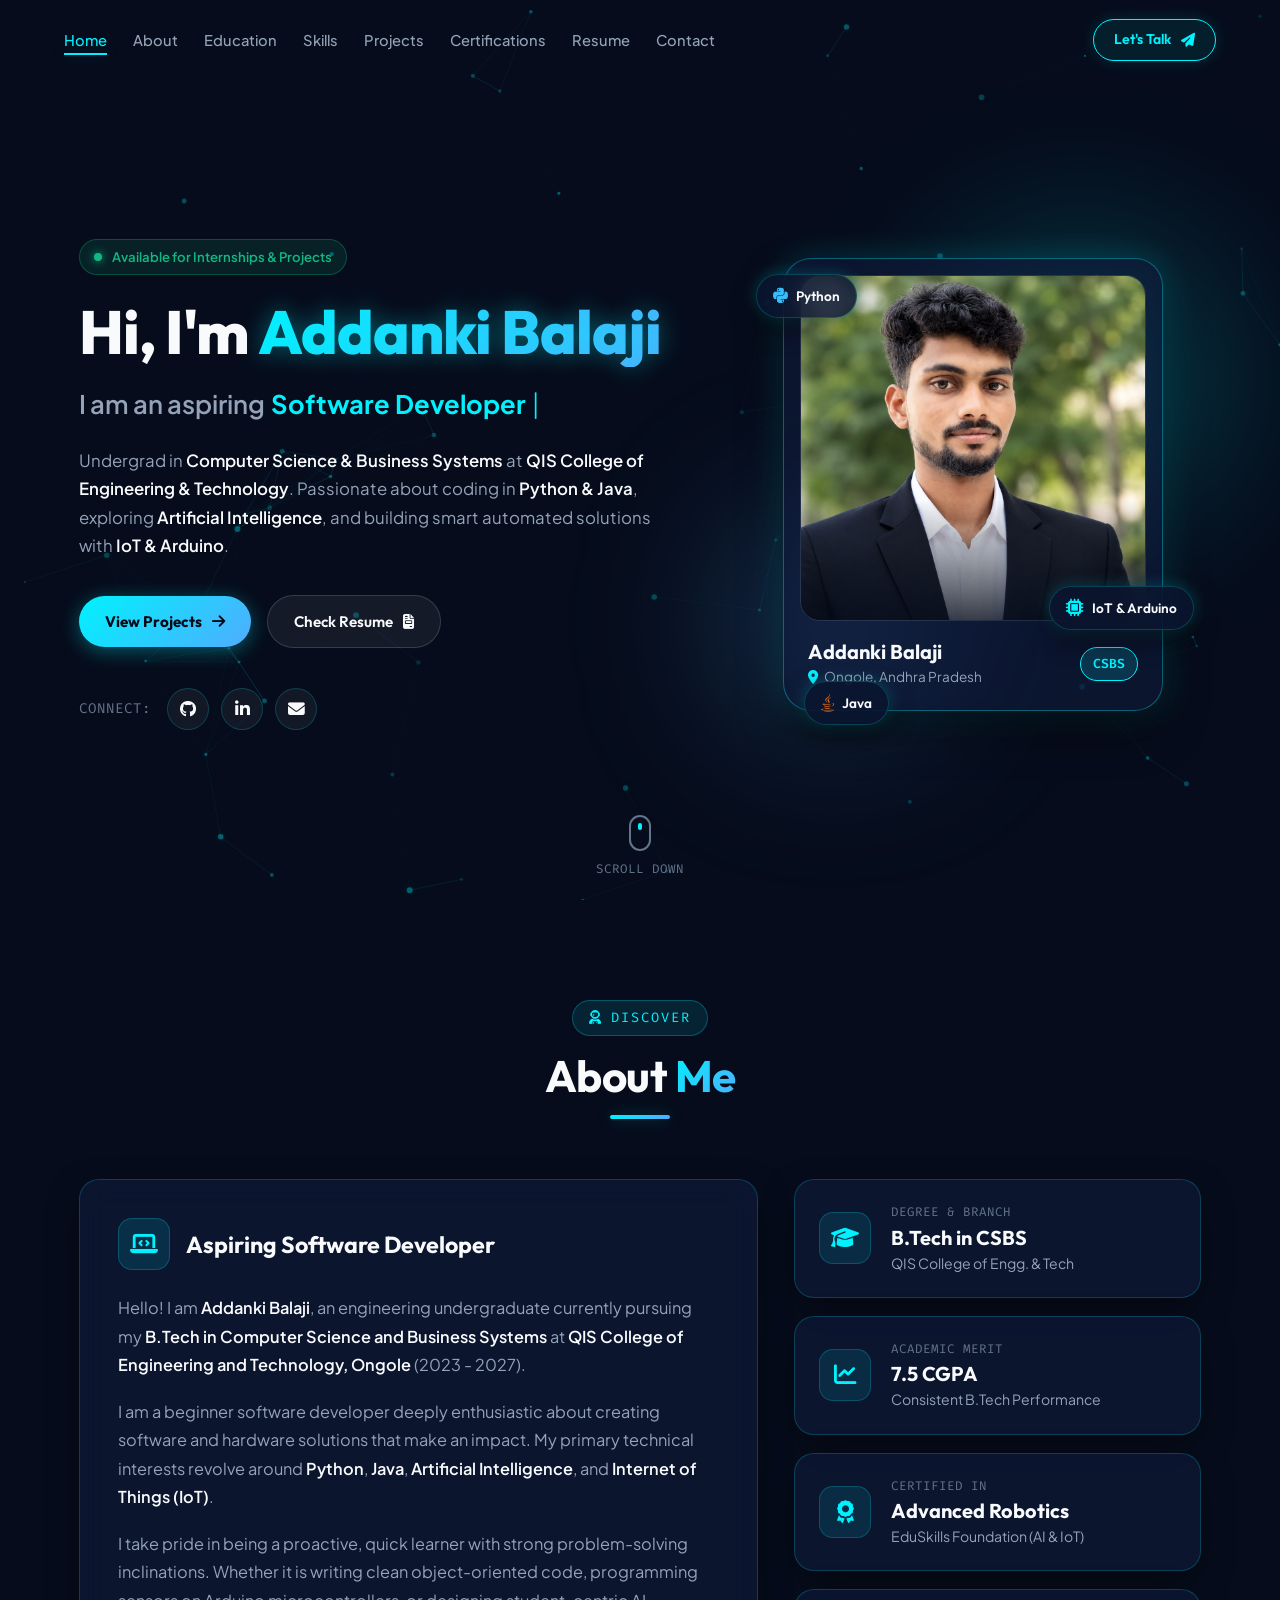
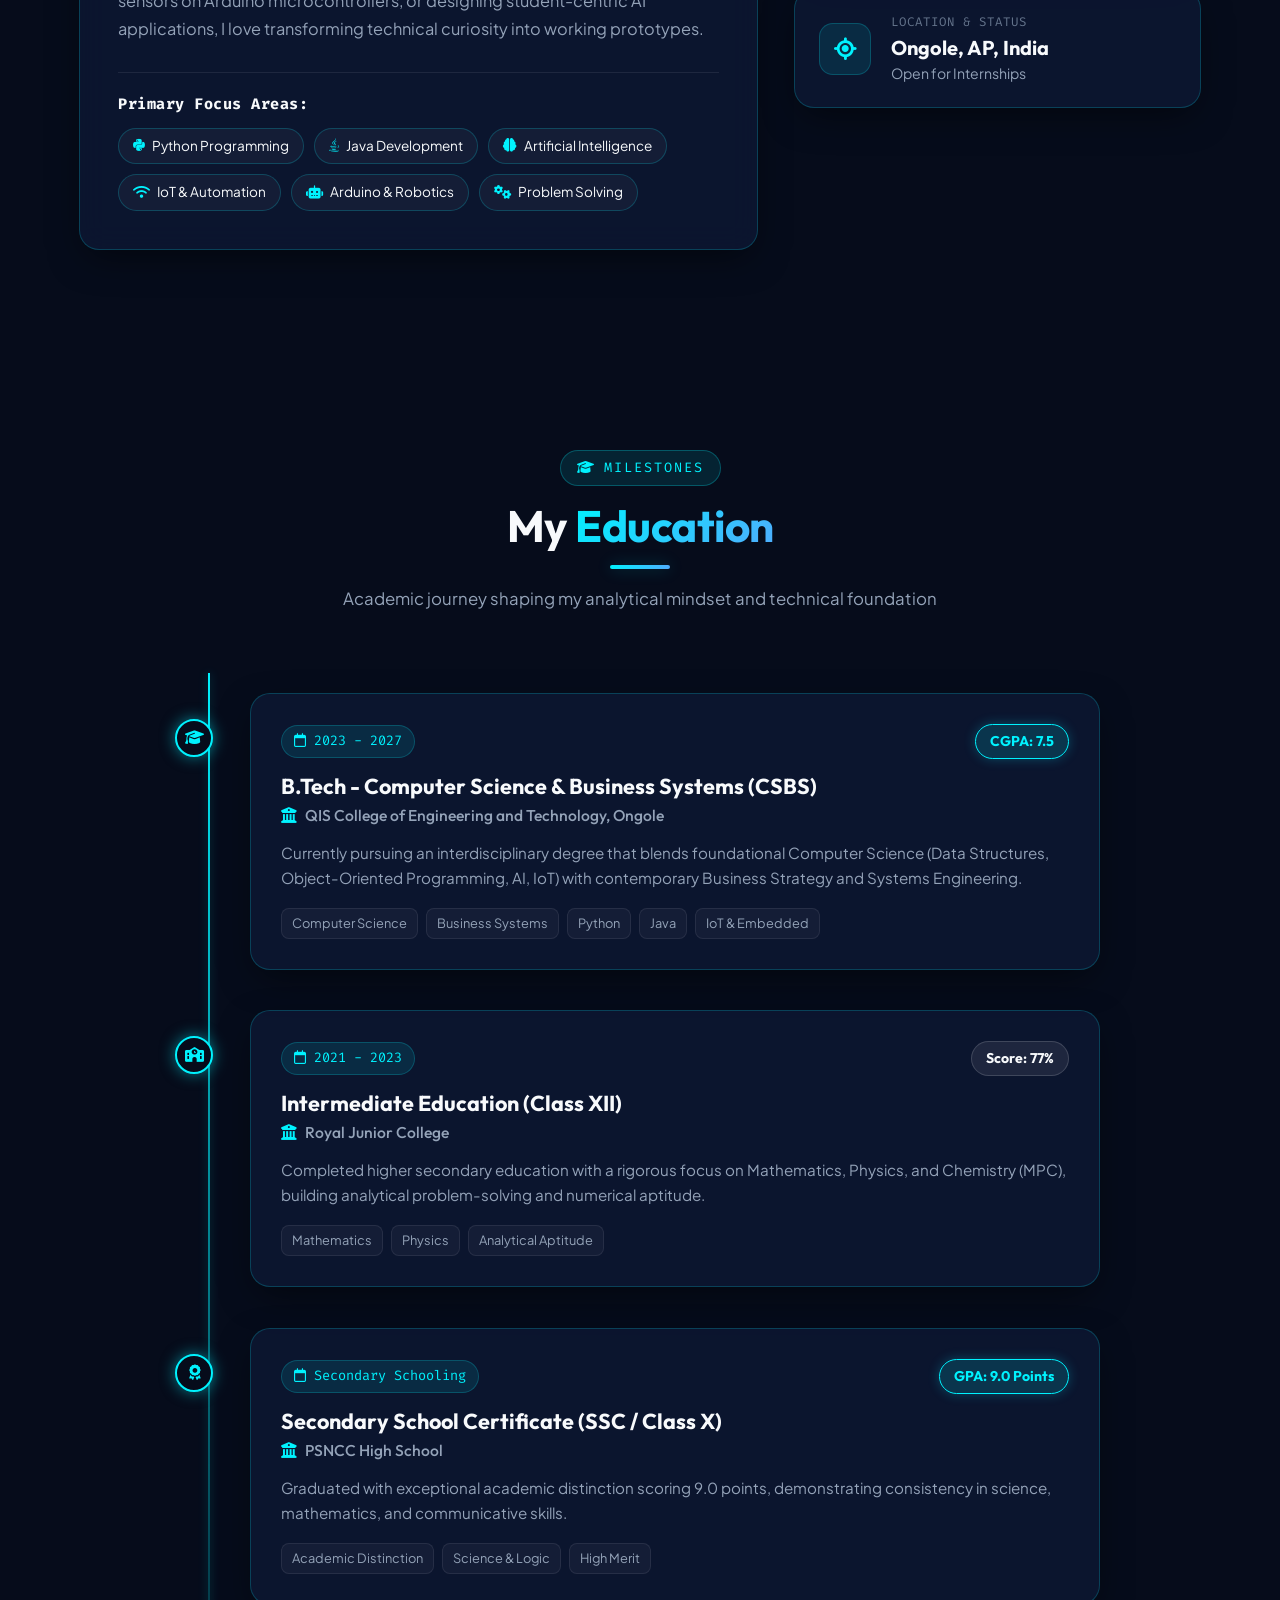
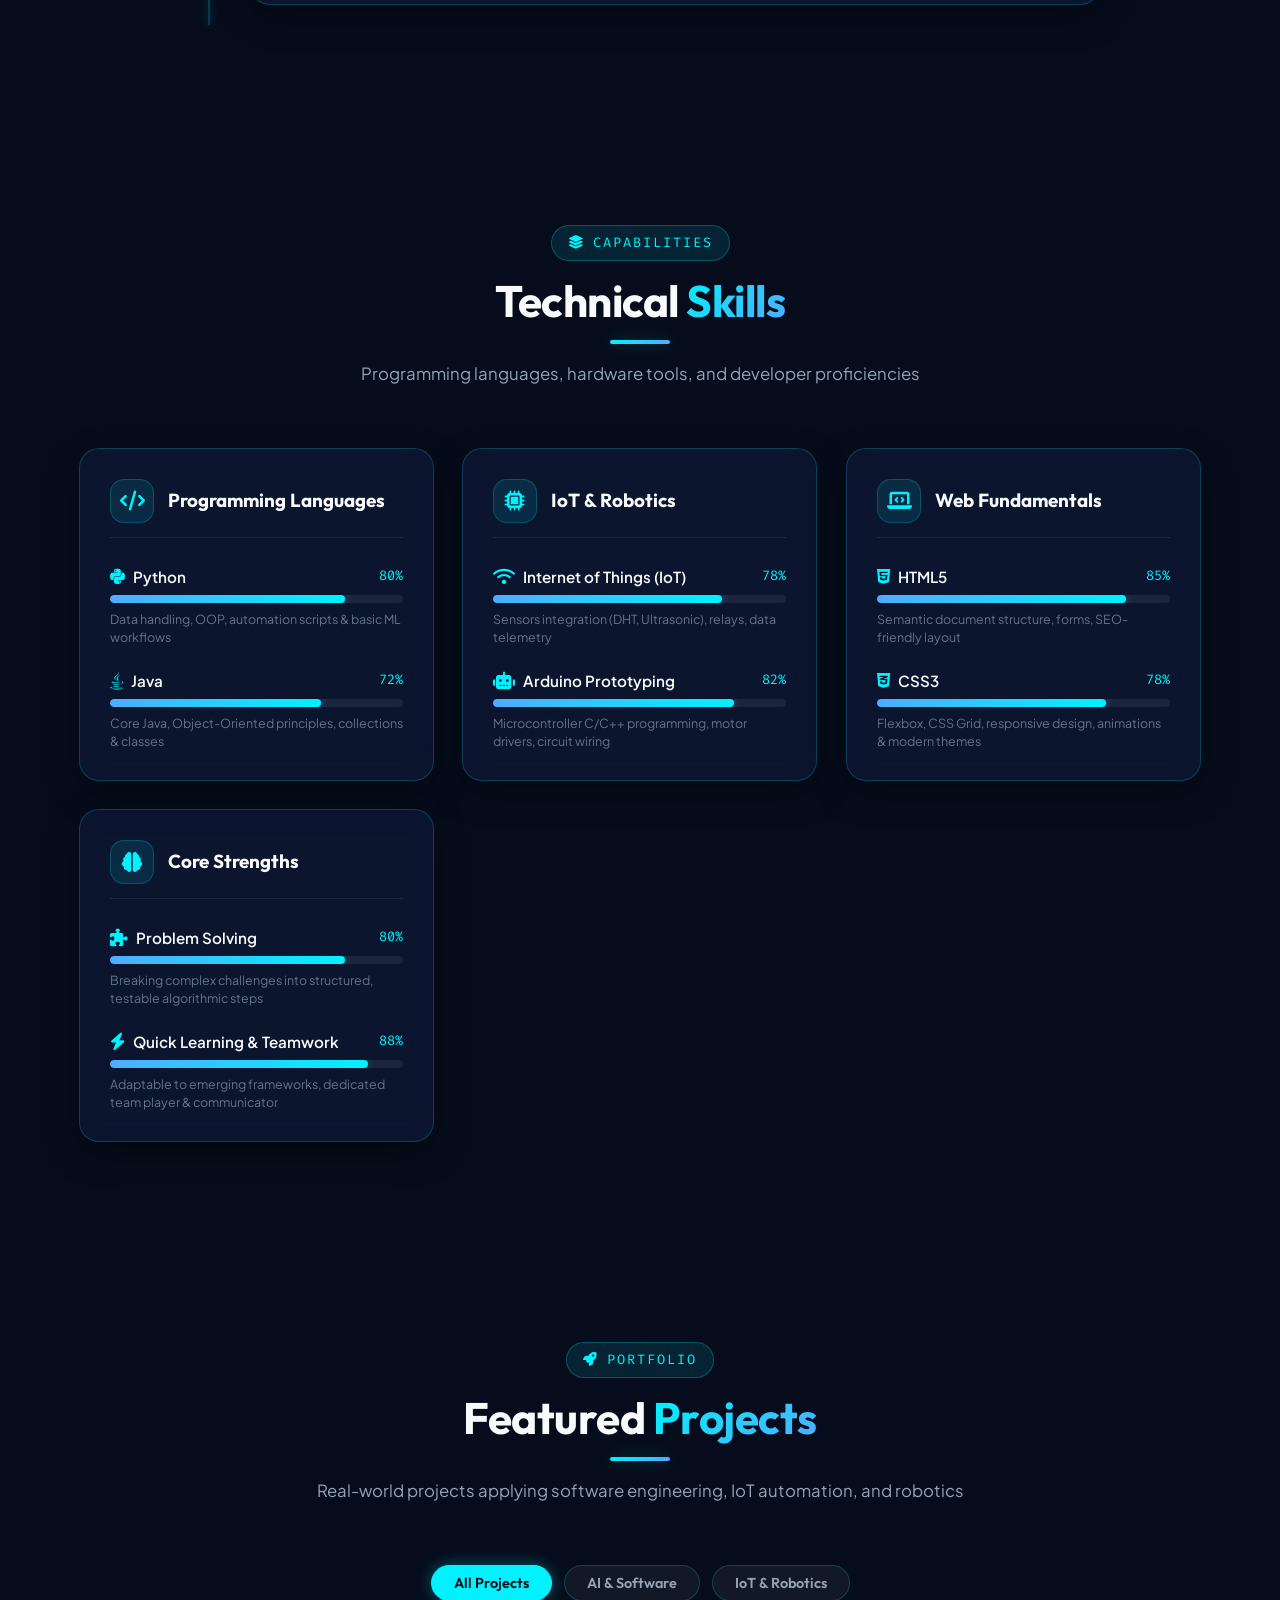
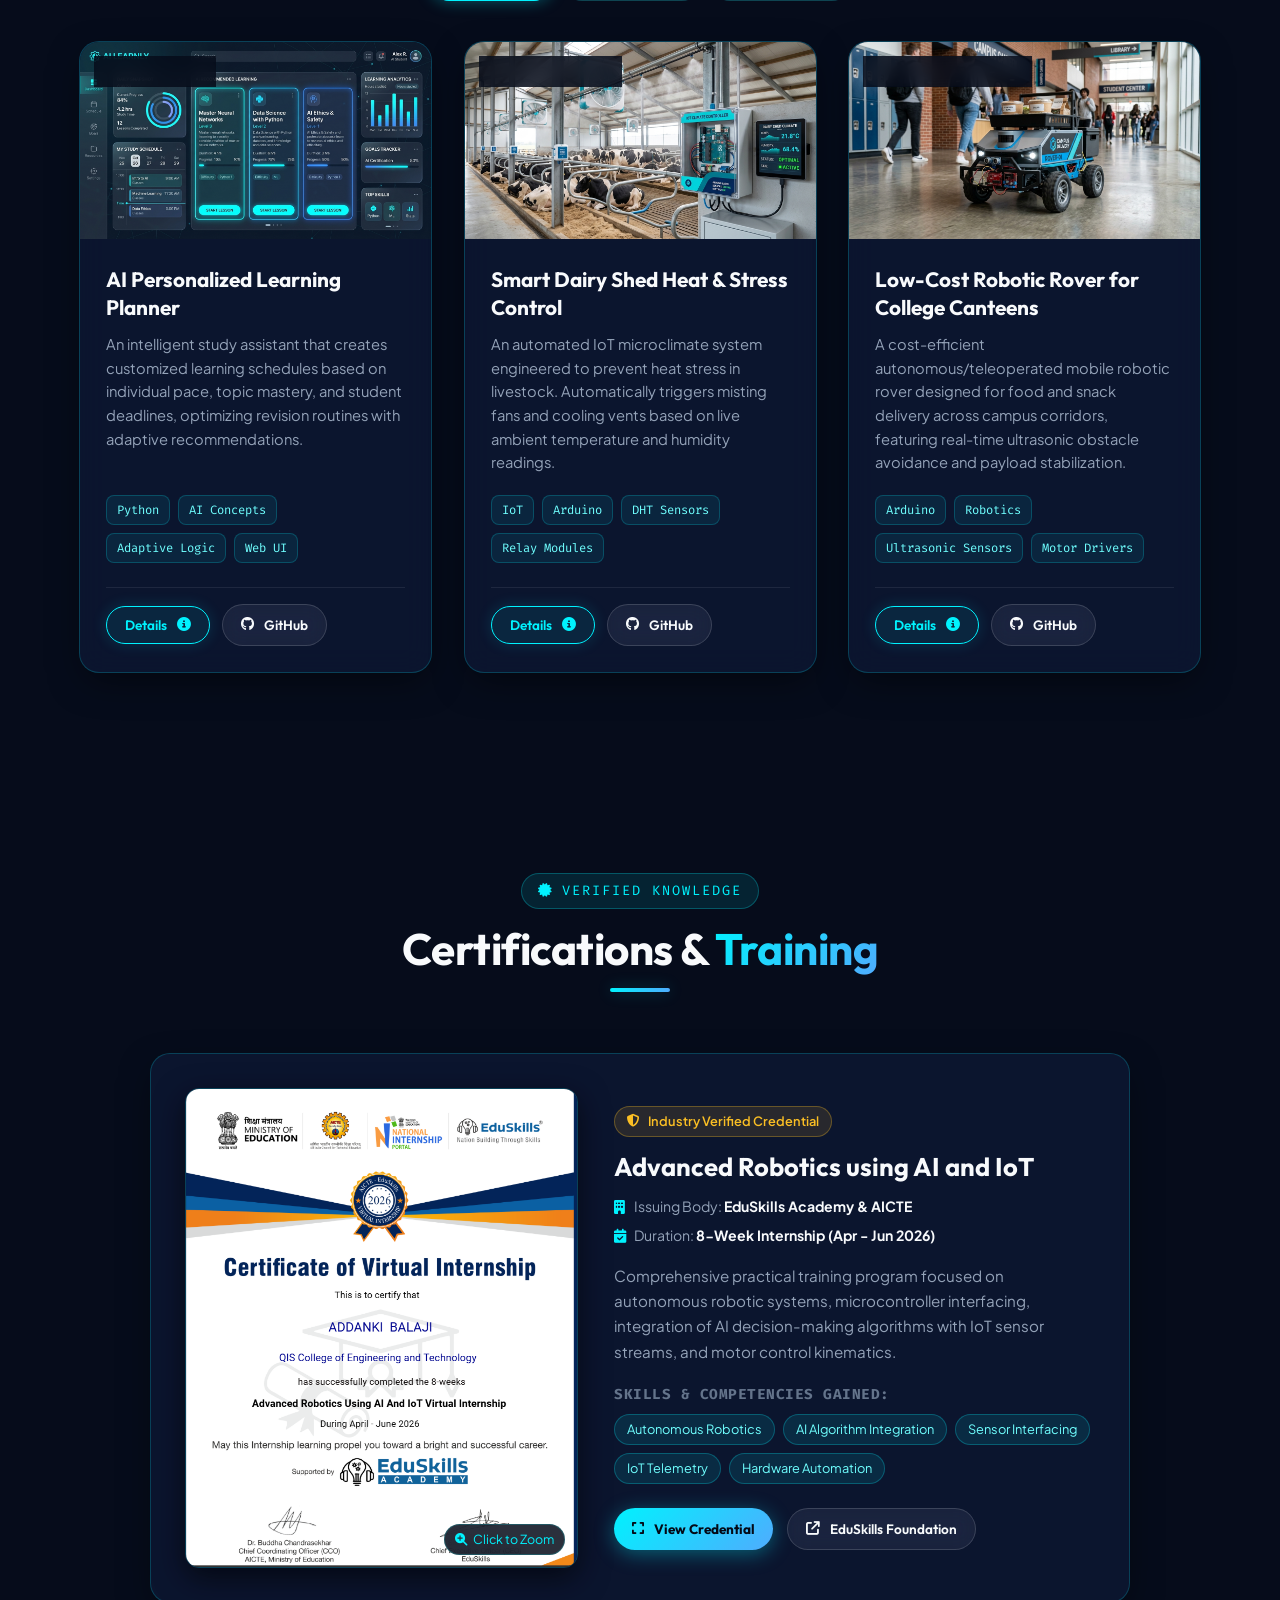
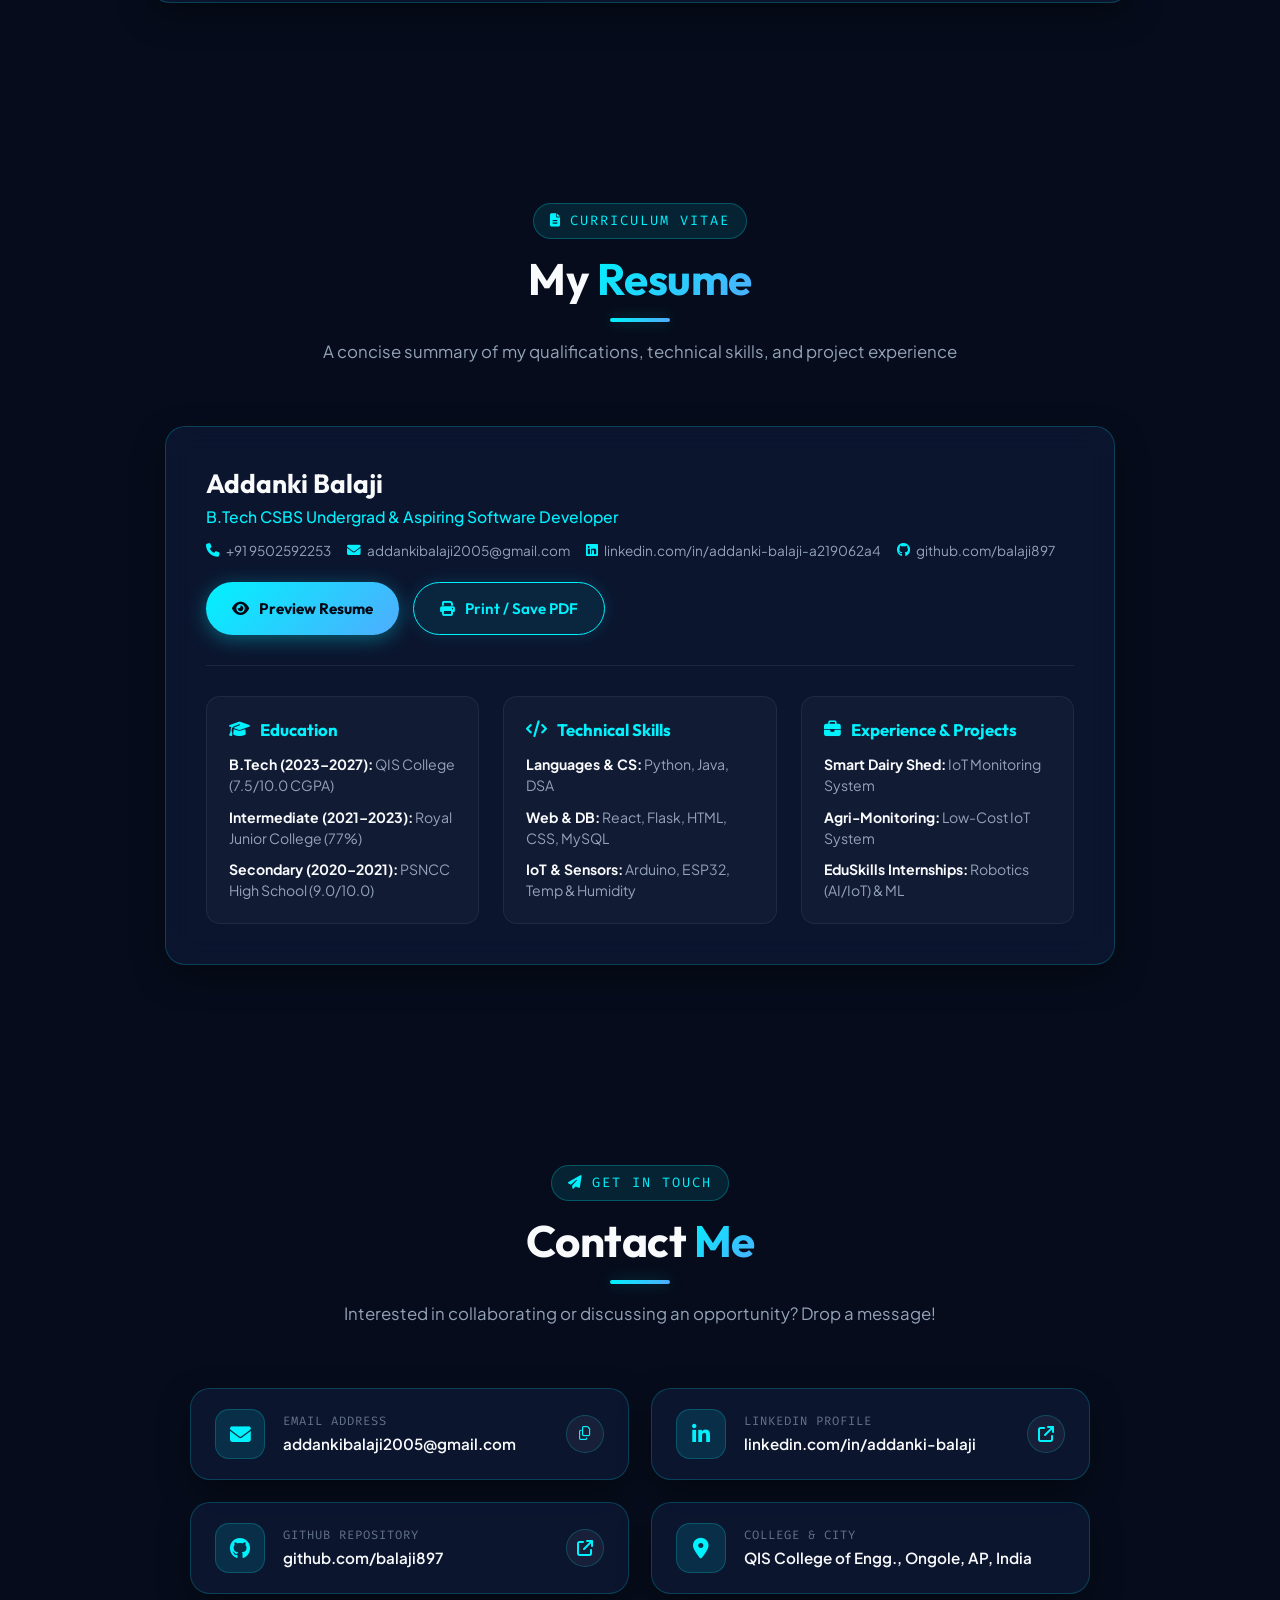
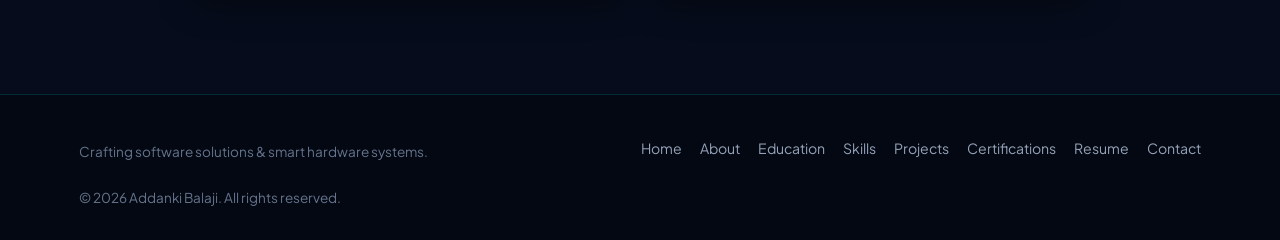
<file: index.html>
<!DOCTYPE html>
<html lang="en">

<head>
  <meta charset="UTF-8">
  <meta name="viewport" content="width=device-width, initial-scale=1.0">
  <title>Addanki Balaji | Software Developer & AI/IoT Enthusiast</title>

  <!-- SEO & Social Meta Tags -->
  <meta name="description"
    content="Personal portfolio of Addanki Balaji - B.Tech CSBS student at QIS College of Engineering and Technology, software developer interested in Python, Java, AI, and IoT.">
  <meta name="keywords"
    content="Addanki Balaji, Portfolio, Software Developer, B.Tech CSBS, QIS College, Python, Java, AI, IoT, Arduino">
  <meta name="author" content="Addanki Balaji">

  <!-- Open Graph -->
  <meta property="og:title" content="Addanki Balaji | Portfolio">
  <meta property="og:description"
    content="Beginner Software Developer passionate about Python, Java, AI, and IoT solutions.">
  <meta property="og:type" content="website">
  <meta property="og:image" content="assets/images/profile.jpg">

  <!-- Google Fonts -->
  <link rel="preconnect" href="https://fonts.googleapis.com">
  <link rel="preconnect" href="https://fonts.gstatic.com" crossorigin>
  <link
    href="https://fonts.googleapis.com/css2?family=Outfit:wght@300;400;500;600;700;800&family=Plus+Jakarta+Sans:wght@300;400;500;600;700&family=Fira+Code:wght@400;500&display=swap"
    rel="stylesheet">

  <!-- FontAwesome Icons CDN -->
  <link rel="stylesheet" href="https://cdnjs.cloudflare.com/ajax/libs/font-awesome/6.5.1/css/all.min.css">

  <!-- Custom Stylesheets -->
  <link rel="stylesheet" href="css/style.css">
  <link rel="stylesheet" href="css/animations.css">
</head>

<body>

  <!-- Ambient Interactive Canvas Background -->
  <canvas id="ambient-canvas"></canvas>

  <!-- Navigation Bar -->
  <header class="site-header" id="header">
    <div class="header-container">
      <!-- Desktop Nav -->
      <nav class="desktop-nav" aria-label="Main Navigation">
        <ul class="nav-links">
          <li><a href="#home" class="nav-link active">Home</a></li>
          <li><a href="#about" class="nav-link">About</a></li>
          <li><a href="#education" class="nav-link">Education</a></li>
          <li><a href="#skills" class="nav-link">Skills</a></li>
          <li><a href="#projects" class="nav-link">Projects</a></li>
          <li><a href="#certifications" class="nav-link">Certifications</a></li>
          <li><a href="#resume" class="nav-link">Resume</a></li>
          <li><a href="#contact" class="nav-link">Contact</a></li>
        </ul>
      </nav>

      <!-- Action Button -->
      <div class="header-actions">
        <a href="#contact" class="btn btn-outline-cyan header-cta">
          <span>Let's Talk</span>
          <i class="fa-solid fa-paper-plane"></i>
        </a>

        <!-- Mobile Menu Toggle Button -->
        <button class="mobile-toggle" id="mobile-toggle" aria-label="Toggle navigation menu">
          <span class="bar"></span>
          <span class="bar"></span>
          <span class="bar"></span>
        </button>
      </div>
    </div>

    <!-- Mobile Drawer Nav -->
    <div class="mobile-drawer" id="mobile-drawer">
      <ul class="mobile-links">
        <li><a href="#home" class="mobile-link">Home</a></li>
        <li><a href="#about" class="mobile-link">About</a></li>
        <li><a href="#education" class="mobile-link">Education</a></li>
        <li><a href="#skills" class="mobile-link">Skills</a></li>
        <li><a href="#projects" class="mobile-link">Projects</a></li>
        <li><a href="#certifications" class="mobile-link">Certifications</a></li>
        <li><a href="#resume" class="mobile-link">Resume</a></li>
        <li><a href="#contact" class="mobile-link">Contact</a></li>
      </ul>
      <div class="mobile-drawer-socials">
        <a href="https://github.com/balaji897" target="_blank" rel="noopener noreferrer" aria-label="GitHub"><i
            class="fa-brands fa-github"></i></a>
        <a href="https://www.linkedin.com/in/addanki-balaji-a219062a4/" target="_blank" rel="noopener noreferrer"
          aria-label="LinkedIn"><i class="fa-brands fa-linkedin"></i></a>
        <a href="mailto:addankibalaji897@gmail.com" aria-label="Email"><i class="fa-solid fa-envelope"></i></a>
      </div>
    </div>
  </header>

  <main>
    <!-- HERO SECTION -->
    <section class="hero-section" id="home">
      <div class="container hero-container">

        <div class="hero-content" data-reveal="fade-right">
          <!-- Status Badge -->
          <div class="status-badge">
            <span class="status-dot"></span>
            <span>Available for Internships & Projects</span>
          </div>

          <h1 class="hero-title">
            Hi, I'm <span class="highlight-cyan glow-text">Addanki Balaji</span>
          </h1>

          <div class="hero-typewriter-wrapper">
            <span class="typewriter-prefix">I am an aspiring </span>
            <span class="typewriter-text" id="typewriter"></span>
            <span class="typewriter-cursor">|</span>
          </div>

          <p class="hero-bio">
            Undergrad in <strong>Computer Science & Business Systems</strong> at <strong>QIS College of Engineering &
              Technology</strong>.
            Passionate about coding in <strong>Python & Java</strong>, exploring <strong>Artificial
              Intelligence</strong>, and building smart automated solutions with <strong>IoT & Arduino</strong>.
          </p>

          <div class="hero-buttons">
            <a href="#projects" class="btn btn-primary-cyan">
              <span>View Projects</span>
              <i class="fa-solid fa-arrow-right"></i>
            </a>
            <a href="#resume" class="btn btn-glass">
              <span>Check Resume</span>
              <i class="fa-solid fa-file-invoice"></i>
            </a>
          </div>

          <div class="hero-social-strip">
            <span class="social-label">Connect:</span>
            <div class="social-icons">
              <a href="https://github.com/balaji897" target="_blank" rel="noopener noreferrer" class="social-btn"
                title="GitHub Profile">
                <i class="fa-brands fa-github"></i>
              </a>
              <a href="https://www.linkedin.com/in/addanki-balaji-a219062a4/" target="_blank" rel="noopener noreferrer"
                class="social-btn" title="LinkedIn Profile">
                <i class="fa-brands fa-linkedin-in"></i>
              </a>
              <a href="mailto:addankibalaji897@gmail.com" class="social-btn" title="Direct Email">
                <i class="fa-solid fa-envelope"></i>
              </a>
            </div>
          </div>
        </div>

        <div class="hero-visual" data-reveal="fade-left">
          <div class="profile-card-wrapper">
            <!-- Glow background rings -->
            <div class="glow-sphere sphere-1"></div>
            <div class="glow-sphere sphere-2"></div>

            <div class="profile-card glass-panel">
              <div class="profile-image-container">
                <img src="assets/images/profile.jpg" alt="Addanki Balaji" class="profile-img"
                  id="hero-profile-img">
                <div class="profile-overlay-gradient"></div>
              </div>

              <div class="profile-info-footer">
                <div class="profile-name-tag">
                  <h3>Addanki Balaji</h3>
                  <p><i class="fa-solid fa-location-dot"></i> Ongole, Andhra Pradesh</p>
                </div>
                <div class="profile-badge-tech">
                  <span>CSBS</span>
                </div>
              </div>

              <!-- Floating Micro Badges -->
              <div class="floating-badge badge-python animate-float-1">
                <i class="fa-brands fa-python"></i>
                <span>Python</span>
              </div>
              <div class="floating-badge badge-iot animate-float-2">
                <i class="fa-solid fa-microchip"></i>
                <span>IoT & Arduino</span>
              </div>
              <div class="floating-badge badge-java animate-float-3">
                <i class="fa-brands fa-java"></i>
                <span>Java</span>
              </div>
            </div>
          </div>
        </div>

      </div>

      <!-- Scroll Indicator -->
      <a href="#about" class="scroll-down-indicator" aria-label="Scroll to About section">
        <span class="mouse-icon">
          <span class="wheel"></span>
        </span>
        <span class="scroll-text">Scroll Down</span>
      </a>
    </section>

    <!-- ABOUT ME SECTION -->
    <section class="section about-section" id="about">
      <div class="container">

        <div class="section-header" data-reveal="fade-up">
          <span class="section-tag"><i class="fa-solid fa-user-astronaut"></i> Discover</span>
          <h2 class="section-title">About <span class="highlight-cyan">Me</span></h2>
          <div class="title-underline"></div>
        </div>

        <div class="about-grid">

          <div class="about-card-narrative glass-panel" data-reveal="fade-right">
            <div class="card-icon-header">
              <div class="badge-icon"><i class="fa-solid fa-laptop-code"></i></div>
              <h3>Aspiring Software Developer</h3>
            </div>

            <p>
              Hello! I am <strong>Addanki Balaji</strong>, an engineering undergraduate currently pursuing my
              <strong>B.Tech in Computer Science and Business Systems</strong> at <strong>QIS College of Engineering and
                Technology, Ongole</strong> (2023 - 2027).
            </p>
            <p>
              I am a beginner software developer deeply enthusiastic about creating software and hardware solutions that
              make an impact. My primary technical interests revolve around <strong>Python</strong>,
              <strong>Java</strong>, <strong>Artificial Intelligence</strong>, and <strong>Internet of Things
                (IoT)</strong>.
            </p>
            <p>
              I take pride in being a proactive, quick learner with strong problem-solving inclinations. Whether it is
              writing clean object-oriented code, programming sensors on Arduino microcontrollers, or designing
              student-centric AI applications, I love transforming technical curiosity into working prototypes.
            </p>

            <div class="about-interests">
              <h4>Primary Focus Areas:</h4>
              <div class="interest-tags">
                <span class="interest-tag"><i class="fa-brands fa-python"></i> Python Programming</span>
                <span class="interest-tag"><i class="fa-brands fa-java"></i> Java Development</span>
                <span class="interest-tag"><i class="fa-solid fa-brain"></i> Artificial Intelligence</span>
                <span class="interest-tag"><i class="fa-solid fa-wifi"></i> IoT & Automation</span>
                <span class="interest-tag"><i class="fa-solid fa-robot"></i> Arduino & Robotics</span>
                <span class="interest-tag"><i class="fa-solid fa-gears"></i> Problem Solving</span>
              </div>
            </div>
          </div>

          <div class="about-card-metrics" data-reveal="fade-left">

            <div class="metric-box glass-panel">
              <div class="metric-icon"><i class="fa-solid fa-graduation-cap"></i></div>
              <div class="metric-details">
                <span class="metric-label">Degree & Branch</span>
                <h4>B.Tech in CSBS</h4>
                <p>QIS College of Engg. & Tech</p>
              </div>
            </div>

            <div class="metric-box glass-panel">
              <div class="metric-icon"><i class="fa-solid fa-chart-line"></i></div>
              <div class="metric-details">
                <span class="metric-label">Academic Merit</span>
                <h4>7.5 CGPA</h4>
                <p>Consistent B.Tech Performance</p>
              </div>
            </div>

            <div class="metric-box glass-panel">
              <div class="metric-icon"><i class="fa-solid fa-award"></i></div>
              <div class="metric-details">
                <span class="metric-label">Certified in</span>
                <h4>Advanced Robotics</h4>
                <p>EduSkills Foundation (AI & IoT)</p>
              </div>
            </div>

            <div class="metric-box glass-panel">
              <div class="metric-icon"><i class="fa-solid fa-location-crosshairs"></i></div>
              <div class="metric-details">
                <span class="metric-label">Location & Status</span>
                <h4>Ongole, AP, India</h4>
                <p>Open for Internships</p>
              </div>
            </div>

          </div>

        </div>

      </div>
    </section>

    <!-- EDUCATION SECTION -->
    <section class="section education-section" id="education">
      <div class="container">

        <div class="section-header" data-reveal="fade-up">
          <span class="section-tag"><i class="fa-solid fa-graduation-cap"></i> Milestones</span>
          <h2 class="section-title">My <span class="highlight-cyan">Education</span></h2>
          <div class="title-underline"></div>
          <p class="section-subtitle">Academic journey shaping my analytical mindset and technical foundation</p>
        </div>

        <div class="timeline-container">

          <!-- Timeline Item 1: B.Tech -->
          <div class="timeline-item" data-reveal="fade-up">
            <div class="timeline-dot">
              <i class="fa-solid fa-graduation-cap"></i>
            </div>
            <div class="timeline-content glass-panel">
              <div class="timeline-badge-row">
                <span class="timeline-year"><i class="fa-regular fa-calendar"></i> 2023 - 2027</span>
                <span class="grade-pill grade-highlight">CGPA: 7.5</span>
              </div>
              <h3 class="timeline-title">B.Tech - Computer Science & Business Systems (CSBS)</h3>
              <h4 class="timeline-institution">
                <i class="fa-solid fa-building-columns"></i> QIS College of Engineering and Technology, Ongole
              </h4>
              <p class="timeline-desc">
                Currently pursuing an interdisciplinary degree that blends foundational Computer Science (Data
                Structures, Object-Oriented Programming, AI, IoT) with contemporary Business Strategy and Systems
                Engineering.
              </p>
              <div class="timeline-tags">
                <span>Computer Science</span>
                <span>Business Systems</span>
                <span>Python</span>
                <span>Java</span>
                <span>IoT & Embedded</span>
              </div>
            </div>
          </div>

          <!-- Timeline Item 2: Intermediate -->
          <div class="timeline-item" data-reveal="fade-up">
            <div class="timeline-dot">
              <i class="fa-solid fa-school"></i>
            </div>
            <div class="timeline-content glass-panel">
              <div class="timeline-badge-row">
                <span class="timeline-year"><i class="fa-regular fa-calendar"></i> 2021 - 2023</span>
                <span class="grade-pill">Score: 77%</span>
              </div>
              <h3 class="timeline-title">Intermediate Education (Class XII)</h3>
              <h4 class="timeline-institution">
                <i class="fa-solid fa-building-columns"></i> Royal Junior College
              </h4>
              <p class="timeline-desc">
                Completed higher secondary education with a rigorous focus on Mathematics, Physics, and Chemistry (MPC),
                building analytical problem-solving and numerical aptitude.
              </p>
              <div class="timeline-tags">
                <span>Mathematics</span>
                <span>Physics</span>
                <span>Analytical Aptitude</span>
              </div>
            </div>
          </div>

          <!-- Timeline Item 3: School -->
          <div class="timeline-item" data-reveal="fade-up">
            <div class="timeline-dot">
              <i class="fa-solid fa-award"></i>
            </div>
            <div class="timeline-content glass-panel">
              <div class="timeline-badge-row">
                <span class="timeline-year"><i class="fa-regular fa-calendar"></i> Secondary Schooling</span>
                <span class="grade-pill grade-highlight">GPA: 9.0 Points</span>
              </div>
              <h3 class="timeline-title">Secondary School Certificate (SSC / Class X)</h3>
              <h4 class="timeline-institution">
                <i class="fa-solid fa-building-columns"></i> PSNCC High School
              </h4>
              <p class="timeline-desc">
                Graduated with exceptional academic distinction scoring 9.0 points, demonstrating consistency in
                science, mathematics, and communicative skills.
              </p>
              <div class="timeline-tags">
                <span>Academic Distinction</span>
                <span>Science & Logic</span>
                <span>High Merit</span>
              </div>
            </div>
          </div>

        </div>

      </div>
    </section>

    <!-- SKILLS SECTION -->
    <section class="section skills-section" id="skills">
      <div class="container">

        <div class="section-header" data-reveal="fade-up">
          <span class="section-tag"><i class="fa-solid fa-layer-group"></i> Capabilities</span>
          <h2 class="section-title">Technical <span class="highlight-cyan">Skills</span></h2>
          <div class="title-underline"></div>
          <p class="section-subtitle">Programming languages, hardware tools, and developer proficiencies</p>
        </div>

        <div class="skills-grid">

          <!-- Category 1: Programming Languages -->
          <div class="skill-category-card glass-panel" data-reveal="fade-up">
            <div class="skill-cat-header">
              <div class="skill-cat-icon"><i class="fa-solid fa-code"></i></div>
              <h3>Programming Languages</h3>
            </div>
            <div class="skill-items-list">
              <div class="skill-item">
                <div class="skill-info">
                  <span class="skill-name"><i class="fa-brands fa-python skill-icon-color"></i> Python</span>
                  <span class="skill-percent">80%</span>
                </div>
                <div class="progress-track">
                  <div class="progress-bar" style="--target-width: 80%;"></div>
                </div>
                <p class="skill-subtext">Data handling, OOP, automation scripts & basic ML workflows</p>
              </div>

              <div class="skill-item">
                <div class="skill-info">
                  <span class="skill-name"><i class="fa-brands fa-java skill-icon-color"></i> Java</span>
                  <span class="skill-percent">72%</span>
                </div>
                <div class="progress-track">
                  <div class="progress-bar" style="--target-width: 72%;"></div>
                </div>
                <p class="skill-subtext">Core Java, Object-Oriented principles, collections & classes</p>
              </div>
            </div>
          </div>

          <!-- Category 2: Hardware, IoT & Robotics -->
          <div class="skill-category-card glass-panel" data-reveal="fade-up" data-delay="100">
            <div class="skill-cat-header">
              <div class="skill-cat-icon"><i class="fa-solid fa-microchip"></i></div>
              <h3>IoT & Robotics</h3>
            </div>
            <div class="skill-items-list">
              <div class="skill-item">
                <div class="skill-info">
                  <span class="skill-name"><i class="fa-solid fa-wifi skill-icon-color"></i> Internet of Things
                    (IoT)</span>
                  <span class="skill-percent">78%</span>
                </div>
                <div class="progress-track">
                  <div class="progress-bar" style="--target-width: 78%;"></div>
                </div>
                <p class="skill-subtext">Sensors integration (DHT, Ultrasonic), relays, data telemetry</p>
              </div>

              <div class="skill-item">
                <div class="skill-info">
                  <span class="skill-name"><i class="fa-solid fa-robot skill-icon-color"></i> Arduino Prototyping</span>
                  <span class="skill-percent">82%</span>
                </div>
                <div class="progress-track">
                  <div class="progress-bar" style="--target-width: 82%;"></div>
                </div>
                <p class="skill-subtext">Microcontroller C/C++ programming, motor drivers, circuit wiring</p>
              </div>
            </div>
          </div>

          <!-- Category 3: Web & Frontend -->
          <div class="skill-category-card glass-panel" data-reveal="fade-up" data-delay="200">
            <div class="skill-cat-header">
              <div class="skill-cat-icon"><i class="fa-solid fa-laptop-code"></i></div>
              <h3>Web Fundamentals</h3>
            </div>
            <div class="skill-items-list">
              <div class="skill-item">
                <div class="skill-info">
                  <span class="skill-name"><i class="fa-brands fa-html5 skill-icon-color"></i> HTML5</span>
                  <span class="skill-percent">85%</span>
                </div>
                <div class="progress-track">
                  <div class="progress-bar" style="--target-width: 85%;"></div>
                </div>
                <p class="skill-subtext">Semantic document structure, forms, SEO-friendly layout</p>
              </div>

              <div class="skill-item">
                <div class="skill-info">
                  <span class="skill-name"><i class="fa-brands fa-css3-alt skill-icon-color"></i> CSS3</span>
                  <span class="skill-percent">78%</span>
                </div>
                <div class="progress-track">
                  <div class="progress-bar" style="--target-width: 78%;"></div>
                </div>
                <p class="skill-subtext">Flexbox, CSS Grid, responsive design, animations & modern themes</p>
              </div>
            </div>
          </div>

          <!-- Category 4: Core Competencies -->
          <div class="skill-category-card glass-panel" data-reveal="fade-up" data-delay="300">
            <div class="skill-cat-header">
              <div class="skill-cat-icon"><i class="fa-solid fa-brain"></i></div>
              <h3>Core Strengths</h3>
            </div>
            <div class="skill-items-list">
              <div class="skill-item">
                <div class="skill-info">
                  <span class="skill-name"><i class="fa-solid fa-puzzle-piece skill-icon-color"></i> Problem
                    Solving</span>
                  <span class="skill-percent">80%</span>
                </div>
                <div class="progress-track">
                  <div class="progress-bar" style="--target-width: 80%;"></div>
                </div>
                <p class="skill-subtext">Breaking complex challenges into structured, testable algorithmic steps</p>
              </div>

              <div class="skill-item">
                <div class="skill-info">
                  <span class="skill-name"><i class="fa-solid fa-bolt skill-icon-color"></i> Quick Learning &
                    Teamwork</span>
                  <span class="skill-percent">88%</span>
                </div>
                <div class="progress-track">
                  <div class="progress-bar" style="--target-width: 88%;"></div>
                </div>
                <p class="skill-subtext">Adaptable to emerging frameworks, dedicated team player & communicator</p>
              </div>
            </div>
          </div>

        </div>

      </div>
    </section>

    <!-- PROJECTS SECTION -->
    <section class="section projects-section" id="projects">
      <div class="container">

        <div class="section-header" data-reveal="fade-up">
          <span class="section-tag"><i class="fa-solid fa-rocket"></i> Portfolio</span>
          <h2 class="section-title">Featured <span class="highlight-cyan">Projects</span></h2>
          <div class="title-underline"></div>
          <p class="section-subtitle">Real-world projects applying software engineering, IoT automation, and robotics
          </p>
        </div>

        <!-- Filter Buttons -->
        <div class="project-filter-row" data-reveal="fade-up">
          <button class="filter-btn active" data-filter="all">All Projects</button>
          <button class="filter-btn" data-filter="ai">AI & Software</button>
          <button class="filter-btn" data-filter="iot">IoT & Robotics</button>
        </div>

        <!-- Projects Grid -->
        <div class="projects-grid">

          <!-- Project 1: AI Planner -->
          <article class="project-card glass-panel" data-category="ai" data-reveal="fade-up">
            <div class="project-image-box">
              <img src="assets/images/project-ai-planner.jpg" alt="AI Personalized Learning Planner"
                class="project-thumb">
              <div class="project-overlay">
                <button class="btn-quick-view open-modal-btn" data-project="ai-planner">
                  <i class="fa-solid fa-eye"></i> Quick View
                </button>
              </div>
              <span class="project-badge-cat"><i class="fa-solid fa-brain"></i> AI & Software</span>
            </div>

            <div class="project-content">
              <h3 class="project-title">AI Personalized Learning Planner</h3>
              <p class="project-description">
                An intelligent study assistant that creates customized learning schedules based on individual pace,
                topic mastery, and student deadlines, optimizing revision routines with adaptive recommendations.
              </p>

              <div class="tech-stack-pills">
                <span>Python</span>
                <span>AI Concepts</span>
                <span>Adaptive Logic</span>
                <span>Web UI</span>
              </div>

              <div class="project-actions">
                <button class="btn btn-sm btn-outline-cyan open-modal-btn" data-project="ai-planner">
                  <span>Details</span>
                  <i class="fa-solid fa-circle-info"></i>
                </button>
                <a href="https://github.com/balaji897" target="_blank" rel="noopener noreferrer"
                  class="btn btn-sm btn-glass">
                  <i class="fa-brands fa-github"></i>
                  <span>GitHub</span>
                </a>
              </div>
            </div>
          </article>

          <!-- Project 2: Smart Dairy Shed -->
          <article class="project-card glass-panel" data-category="iot" data-reveal="fade-up" data-delay="100">
            <div class="project-image-box">
              <img src="assets/images/project-dairy-iot.jpg" alt="Smart Dairy Shed Heat and Stress Control"
                class="project-thumb">
              <div class="project-overlay">
                <button class="btn-quick-view open-modal-btn" data-project="dairy-iot">
                  <i class="fa-solid fa-eye"></i> Quick View
                </button>
              </div>
              <span class="project-badge-cat"><i class="fa-solid fa-microchip"></i> IoT & Automation</span>
            </div>

            <div class="project-content">
              <h3 class="project-title">Smart Dairy Shed Heat & Stress Control</h3>
              <p class="project-description">
                An automated IoT microclimate system engineered to prevent heat stress in livestock. Automatically
                triggers misting fans and cooling vents based on live ambient temperature and humidity readings.
              </p>

              <div class="tech-stack-pills">
                <span>IoT</span>
                <span>Arduino</span>
                <span>DHT Sensors</span>
                <span>Relay Modules</span>
              </div>

              <div class="project-actions">
                <button class="btn btn-sm btn-outline-cyan open-modal-btn" data-project="dairy-iot">
                  <span>Details</span>
                  <i class="fa-solid fa-circle-info"></i>
                </button>
                <a href="https://github.com/balaji897" target="_blank" rel="noopener noreferrer"
                  class="btn btn-sm btn-glass">
                  <i class="fa-brands fa-github"></i>
                  <span>GitHub</span>
                </a>
              </div>
            </div>
          </article>

          <!-- Project 3: Robotic Rover -->
          <article class="project-card glass-panel" data-category="iot" data-reveal="fade-up" data-delay="200">
            <div class="project-image-box">
              <img src="assets/images/project-robotic-rover.jpg" alt="Low-Cost Robotic Rover for College Canteens"
                class="project-thumb">
              <div class="project-overlay">
                <button class="btn-quick-view open-modal-btn" data-project="robotic-rover">
                  <i class="fa-solid fa-eye"></i> Quick View
                </button>
              </div>
              <span class="project-badge-cat"><i class="fa-solid fa-robot"></i> Robotics & Hardware</span>
            </div>

            <div class="project-content">
              <h3 class="project-title">Low-Cost Robotic Rover for College Canteens</h3>
              <p class="project-description">
                A cost-efficient autonomous/teleoperated mobile robotic rover designed for food and snack delivery
                across campus corridors, featuring real-time ultrasonic obstacle avoidance and payload stabilization.
              </p>

              <div class="tech-stack-pills">
                <span>Arduino</span>
                <span>Robotics</span>
                <span>Ultrasonic Sensors</span>
                <span>Motor Drivers</span>
              </div>

              <div class="project-actions">
                <button class="btn btn-sm btn-outline-cyan open-modal-btn" data-project="robotic-rover">
                  <span>Details</span>
                  <i class="fa-solid fa-circle-info"></i>
                </button>
                <a href="https://github.com/balaji897" target="_blank" rel="noopener noreferrer"
                  class="btn btn-sm btn-glass">
                  <i class="fa-brands fa-github"></i>
                  <span>GitHub</span>
                </a>
              </div>
            </div>
          </article>

        </div>

      </div>
    </section>

    <!-- CERTIFICATIONS SECTION -->
    <section class="section cert-section" id="certifications">
      <div class="container">

        <div class="section-header" data-reveal="fade-up">
          <span class="section-tag"><i class="fa-solid fa-certificate"></i> Verified Knowledge</span>
          <h2 class="section-title">Certifications & <span class="highlight-cyan">Training</span></h2>
          <div class="title-underline"></div>
        </div>

        <div class="cert-featured-container" data-reveal="fade-up">

          <div class="cert-card glass-panel">
            <div class="cert-image-side">
              <img src="assets/images/cert-robotics.png" alt="EduSkills Advanced Robotics Certificate"
                class="cert-preview-img" id="cert-clickable-img">
              <div class="cert-zoom-hint"><i class="fa-solid fa-magnifying-glass-plus"></i> Click to Zoom</div>
            </div>

            <div class="cert-details-side">
              <div class="cert-status-tag">
                <i class="fa-solid fa-shield-halved"></i> Industry Verified Credential
              </div>

              <h3 class="cert-title">Advanced Robotics using AI and IoT</h3>

              <div class="cert-issuer-meta">
                <span><i class="fa-solid fa-building"></i> Issuing Body: <strong>EduSkills Academy & AICTE</strong></span>
                <span><i class="fa-solid fa-calendar-check"></i> Duration: <strong>8-Week Internship (Apr - Jun 2026)</strong></span>
              </div>

              <p class="cert-summary">
                Comprehensive practical training program focused on autonomous robotic systems, microcontroller
                interfacing, integration of AI decision-making algorithms with IoT sensor streams, and motor control
                kinematics.
              </p>

              <div class="cert-skills-acquired">
                <h4>Skills & Competencies Gained:</h4>
                <div class="cert-pills">
                  <span>Autonomous Robotics</span>
                  <span>AI Algorithm Integration</span>
                  <span>Sensor Interfacing</span>
                  <span>IoT Telemetry</span>
                  <span>Hardware Automation</span>
                </div>
              </div>

              <div class="cert-actions-row">
                <button class="btn btn-primary-cyan btn-sm" id="view-cert-modal-btn">
                  <i class="fa-solid fa-expand"></i> View Credential
                </button>
                <a href="https://eduskillsfoundation.org/" target="_blank" rel="noopener noreferrer"
                  class="btn btn-glass btn-sm">
                  <i class="fa-solid fa-arrow-up-right-from-square"></i> EduSkills Foundation
                </a>
              </div>
            </div>
          </div>

        </div>

      </div>
    </section>

    <!-- RESUME SECTION -->
    <section class="section resume-section" id="resume">
      <div class="container">

        <div class="section-header" data-reveal="fade-up">
          <span class="section-tag"><i class="fa-solid fa-file-lines"></i> Curriculum Vitae</span>
          <h2 class="section-title">My <span class="highlight-cyan">Resume</span></h2>
          <div class="title-underline"></div>
          <p class="section-subtitle">A concise summary of my qualifications, technical skills, and project experience
          </p>
        </div>

        <div class="resume-wrapper glass-panel" data-reveal="fade-up">

          <div class="resume-header-preview">
            <div class="resume-user-brief">
              <h3>Addanki Balaji</h3>
              <p>B.Tech CSBS Undergrad & Aspiring Software Developer</p>
              <div class="resume-quick-contacts">
                <span><i class="fa-solid fa-phone"></i> +91 9502592253</span>
                <span><i class="fa-solid fa-envelope"></i> addankibalaji2005@gmail.com</span>
                <span><i class="fa-brands fa-linkedin"></i> linkedin.com/in/addanki-balaji-a219062a4</span>
                <span><i class="fa-brands fa-github"></i> github.com/balaji897</span>
              </div>
            </div>

            <div class="resume-actions-group">
              <button class="btn btn-primary-cyan" id="open-resume-modal-btn">
                <i class="fa-solid fa-eye"></i>
                <span>Preview Resume</span>
              </button>
              <a href="assets/docs/resume.html" target="_blank" class="btn btn-outline-cyan">
                <i class="fa-solid fa-print"></i>
                <span>Print / Save PDF</span>
              </a>
            </div>
          </div>

          <div class="resume-quick-overview-grid">
            <div class="resume-stat-col">
              <h4><i class="fa-solid fa-graduation-cap"></i> Education</h4>
              <ul>
                <li><strong>B.Tech (2023–2027):</strong> QIS College (7.5/10.0 CGPA)</li>
                <li><strong>Intermediate (2021–2023):</strong> Royal Junior College (77%)</li>
                <li><strong>Secondary (2020–2021):</strong> PSNCC High School (9.0/10.0)</li>
              </ul>
            </div>

            <div class="resume-stat-col">
              <h4><i class="fa-solid fa-code"></i> Technical Skills</h4>
              <ul>
                <li><strong>Languages & CS:</strong> Python, Java, DSA</li>
                <li><strong>Web & DB:</strong> React, Flask, HTML, CSS, MySQL</li>
                <li><strong>IoT & Sensors:</strong> Arduino, ESP32, Temp & Humidity</li>
              </ul>
            </div>

            <div class="resume-stat-col">
              <h4><i class="fa-solid fa-briefcase"></i> Experience & Projects</h4>
              <ul>
                <li><strong>Smart Dairy Shed:</strong> IoT Monitoring System</li>
                <li><strong>Agri-Monitoring:</strong> Low-Cost IoT System</li>
                <li><strong>EduSkills Internships:</strong> Robotics (AI/IoT) & ML</li>
              </ul>
            </div>
          </div>

        </div>

      </div>
    </section>

    <!-- CONTACT SECTION -->
    <section class="section contact-section" id="contact">
      <div class="container">

        <div class="section-header" data-reveal="fade-up">
          <span class="section-tag"><i class="fa-solid fa-paper-plane"></i> Get In Touch</span>
          <h2 class="section-title">Contact <span class="highlight-cyan">Me</span></h2>
          <div class="title-underline"></div>
          <p class="section-subtitle">Interested in collaborating or discussing an opportunity? Drop a message!</p>
        </div>

        <div class="contact-grid" data-reveal="fade-up">

          <div class="contact-card glass-panel">
            <div class="contact-icon"><i class="fa-solid fa-envelope"></i></div>
            <div class="contact-text">
              <span class="contact-label">Email Address</span>
              <a href="mailto:addankibalaji2005@gmail.com" class="contact-value"
                id="email-text">addankibalaji2005@gmail.com</a>
            </div>
            <button class="btn-copy" id="copy-email-btn" title="Copy Email to Clipboard">
              <i class="fa-regular fa-copy"></i>
            </button>
          </div>

          <div class="contact-card glass-panel">
            <div class="contact-icon"><i class="fa-brands fa-linkedin-in"></i></div>
            <div class="contact-text">
              <span class="contact-label">LinkedIn Profile</span>
              <a href="https://www.linkedin.com/in/addanki-balaji-a219062a4/" target="_blank"
                rel="noopener noreferrer" class="contact-value">
                linkedin.com/in/addanki-balaji
              </a>
            </div>
            <a href="https://www.linkedin.com/in/addanki-balaji-a219062a4/" target="_blank" rel="noopener noreferrer"
              class="btn-copy" title="Open LinkedIn">
              <i class="fa-solid fa-arrow-up-right-from-square"></i>
            </a>
          </div>

          <div class="contact-card glass-panel">
            <div class="contact-icon"><i class="fa-brands fa-github"></i></div>
            <div class="contact-text">
              <span class="contact-label">GitHub Repository</span>
              <a href="https://github.com/balaji897" target="_blank" rel="noopener noreferrer" class="contact-value">
                github.com/balaji897
              </a>
            </div>
            <a href="https://github.com/balaji897" target="_blank" rel="noopener noreferrer" class="btn-copy"
              title="Open GitHub">
              <i class="fa-solid fa-arrow-up-right-from-square"></i>
            </a>
          </div>

          <div class="contact-card glass-panel">
            <div class="contact-icon"><i class="fa-solid fa-location-dot"></i></div>
            <div class="contact-text">
              <span class="contact-label">College & City</span>
              <span class="contact-value">QIS College of Engg., Ongole, AP, India</span>
            </div>
          </div>

        </div>

      </div>
    </section>
  </main>

  <!-- FOOTER -->
  <footer class="site-footer">
    <div class="container footer-container">
      <div class="footer-left">
        <p class="footer-tagline">Crafting software solutions & smart hardware systems.</p>
      </div>

      <div class="footer-links">
        <a href="#home">Home</a>
        <a href="#about">About</a>
        <a href="#education">Education</a>
        <a href="#skills">Skills</a>
        <a href="#projects">Projects</a>
        <a href="#certifications">Certifications</a>
        <a href="#resume">Resume</a>
        <a href="#contact">Contact</a>
      </div>

      <div class="footer-right">
        <p class="copyright">&copy; <span id="current-year">2026</span> Addanki Balaji. All rights reserved.</p>
      </div>
    </div>
  </footer>

  <!-- BACK TO TOP BUTTON -->
  <a href="#home" class="back-to-top" id="back-to-top" aria-label="Back to top">
    <i class="fa-solid fa-chevron-up"></i>
  </a>

  <!-- TOAST NOTIFICATION CONTAINER -->
  <div class="toast-container" id="toast-container"></div>

  <!-- MODALS -->

  <!-- 1. Project Detail Modal -->
  <div class="modal-backdrop" id="project-modal" aria-hidden="true" role="dialog">
    <div class="modal-content glass-panel">
      <button class="modal-close-btn" id="close-project-modal" aria-label="Close modal">&times;</button>
      <div class="modal-body" id="project-modal-body">
        <!-- Dynamically injected by main.js -->
      </div>
    </div>
  </div>

  <!-- 2. Certificate Lightbox Modal -->
  <div class="modal-backdrop" id="cert-modal" aria-hidden="true" role="dialog">
    <div class="modal-content glass-panel cert-modal-dialog">
      <button class="modal-close-btn" id="close-cert-modal" aria-label="Close modal">&times;</button>
      <div class="cert-modal-body">
        <img src="assets/images/cert-robotics.png" alt="Advanced Robotics using AI and IoT - EduSkills Virtual Internship"
          class="cert-modal-img">
        <div class="cert-modal-caption">
          <h3>Advanced Robotics Using AI And IoT Virtual Internship</h3>
          <p>Issued by EduSkills Academy & AICTE (Ministry of Education) to Addanki Balaji</p>
        </div>
      </div>
    </div>
  </div>

  <!-- 3. Resume Preview Modal -->
  <div class="modal-backdrop" id="resume-modal" aria-hidden="true" role="dialog">
    <div class="modal-content glass-panel resume-modal-dialog">
      <button class="modal-close-btn" id="close-resume-modal" aria-label="Close modal">&times;</button>
      <div class="resume-modal-header">
        <h3><i class="fa-solid fa-file-lines highlight-cyan"></i> Curriculum Vitae - Addanki Balaji</h3>
        <div class="modal-actions-inline">
          <a href="assets/docs/resume.html" target="_blank" class="btn btn-sm btn-primary-cyan">
            <i class="fa-solid fa-print"></i> Open Full View
          </a>
        </div>
      </div>
      <div class="resume-iframe-wrapper">
        <iframe src="assets/docs/resume.html" title="Addanki Balaji Resume"></iframe>
      </div>
    </div>
  </div>

  <!-- Core JavaScript -->
  <script src="js/particles.js"></script>
  <script src="js/main.js"></script>
</body>

</html>
</file>
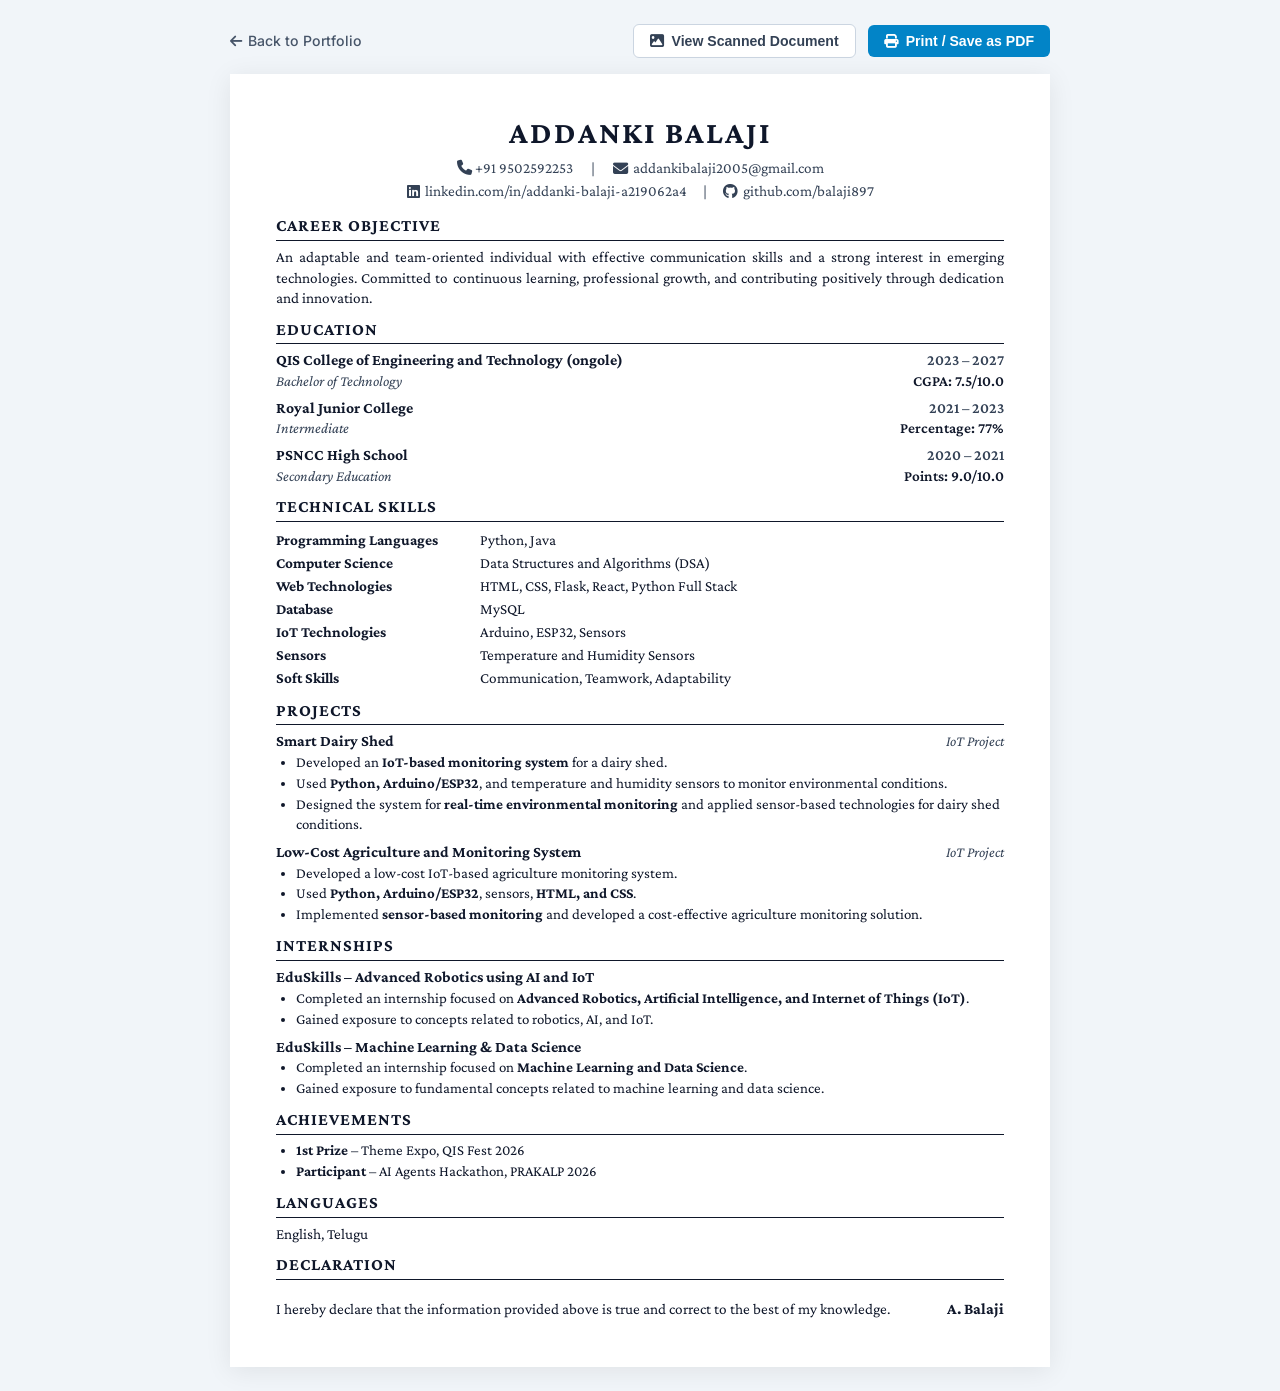
<file: assets/docs/resume.html>
<!DOCTYPE html>
<html lang="en">
<head>
  <meta charset="UTF-8">
  <meta name="viewport" content="width=device-width, initial-scale=1.0">
  <title>Resume - Addanki Balaji</title>
  
  <link rel="preconnect" href="https://fonts.googleapis.com">
  <link rel="preconnect" href="https://fonts.gstatic.com" crossorigin>
  <link href="https://fonts.googleapis.com/css2?family=Crimson+Pro:ital,wght@0,400;0,600;0,700;1,400&family=Inter:wght@400;500;600;700&display=swap" rel="stylesheet">
  <link rel="stylesheet" href="https://cdnjs.cloudflare.com/ajax/libs/font-awesome/6.5.1/css/all.min.css">

  <style>
    :root {
      --primary: #0f172a;
      --secondary: #1e293b;
      --accent: #0284c7;
      --text: #0f172a;
      --text-muted: #334155;
      --line: #0f172a;
      --bg: #f1f5f9;
    }

    * {
      box-sizing: border-box;
      margin: 0;
      padding: 0;
    }

    body {
      font-family: 'Crimson Pro', serif, 'Times New Roman';
      color: var(--text);
      background-color: var(--bg);
      line-height: 1.32;
      padding: 24px 16px;
      font-size: 15px;
    }

    /* Top Toolbar */
    .toolbar {
      max-width: 820px;
      margin: 0 auto 16px auto;
      display: flex;
      justify-content: space-between;
      align-items: center;
      font-family: 'Inter', sans-serif;
    }

    .toolbar-left, .toolbar-right {
      display: flex;
      align-items: center;
      gap: 12px;
    }

    .btn-action {
      background: #0284c7;
      color: #ffffff;
      border: none;
      padding: 8px 16px;
      border-radius: 6px;
      font-weight: 600;
      cursor: pointer;
      display: inline-flex;
      align-items: center;
      gap: 8px;
      font-size: 0.88rem;
      text-decoration: none;
      transition: background 0.2s, transform 0.15s;
    }

    .btn-action:hover {
      background: #0369a1;
      transform: translateY(-1px);
    }

    .btn-secondary {
      background: #ffffff;
      color: #334155;
      border: 1px solid #cbd5e1;
    }

    .btn-secondary:hover {
      background: #f8fafc;
      color: #0f172a;
    }

    .btn-back {
      color: #475569;
      text-decoration: none;
      font-size: 0.88rem;
      display: inline-flex;
      align-items: center;
      gap: 6px;
      font-weight: 500;
    }

    .btn-back:hover {
      color: #0284c7;
    }

    /* Resume Sheet */
    .resume-sheet {
      max-width: 820px;
      margin: 0 auto;
      background: #ffffff;
      padding: 38px 46px;
      box-shadow: 0 4px 25px rgba(0, 0, 0, 0.08);
      position: relative;
    }

    /* Resume Header */
    .resume-header {
      text-align: center;
      margin-bottom: 14px;
    }

    .candidate-name {
      font-size: 1.95rem;
      font-weight: 700;
      letter-spacing: 2px;
      text-transform: uppercase;
      color: var(--primary);
      margin-bottom: 5px;
    }

    .contact-meta {
      font-size: 0.95rem;
      color: var(--text-muted);
      display: flex;
      justify-content: center;
      flex-wrap: wrap;
      gap: 10px 18px;
      margin-bottom: 3px;
    }

    .contact-meta a {
      color: inherit;
      text-decoration: none;
      display: inline-flex;
      align-items: center;
      gap: 5px;
    }

    .contact-meta a:hover {
      color: var(--accent);
      text-decoration: underline;
    }

    .contact-links-row {
      font-size: 0.95rem;
      color: var(--text-muted);
      display: flex;
      justify-content: center;
      flex-wrap: wrap;
      gap: 16px;
    }

    .contact-links-row a {
      color: inherit;
      text-decoration: none;
      display: inline-flex;
      align-items: center;
      gap: 5px;
    }

    .contact-links-row a:hover {
      color: var(--accent);
      text-decoration: underline;
    }

    /* Sections */
    .resume-section {
      margin-top: 10px;
      margin-bottom: 10px;
    }

    .section-heading {
      font-size: 1.08rem;
      font-weight: 700;
      text-transform: uppercase;
      letter-spacing: 1px;
      color: var(--primary);
      border-bottom: 1.2px solid var(--line);
      padding-bottom: 2px;
      margin-bottom: 6px;
    }

    .section-text {
      font-size: 0.95rem;
      color: var(--text);
      line-height: 1.35;
      text-align: justify;
    }

    /* Education Items */
    .edu-entry {
      margin-bottom: 6px;
    }

    .edu-row-top, .edu-row-bottom {
      display: flex;
      justify-content: space-between;
      align-items: baseline;
    }

    .institution-name {
      font-weight: 700;
      font-size: 0.98rem;
      color: var(--primary);
    }

    .edu-period {
      font-weight: 600;
      font-size: 0.95rem;
      color: var(--text-muted);
    }

    .degree-name {
      font-style: italic;
      font-size: 0.93rem;
      color: var(--text-muted);
    }

    .grade-text {
      font-weight: 600;
      font-size: 0.95rem;
      color: var(--primary);
    }

    /* Technical Skills Table */
    .skills-grid {
      display: table;
      width: 100%;
      border-collapse: collapse;
      font-size: 0.95rem;
    }

    .skill-row {
      display: table-row;
    }

    .skill-category {
      display: table-cell;
      font-weight: 700;
      color: var(--primary);
      width: 28%;
      padding: 1.5px 0;
      vertical-align: top;
    }

    .skill-list {
      display: table-cell;
      color: var(--text);
      padding: 1.5px 0;
      vertical-align: top;
    }

    /* Projects & Internships */
    .item-entry {
      margin-bottom: 7px;
    }

    .item-header {
      display: flex;
      justify-content: space-between;
      align-items: baseline;
      margin-bottom: 1px;
    }

    .item-title {
      font-weight: 700;
      font-size: 0.98rem;
      color: var(--primary);
    }

    .item-badge {
      font-style: italic;
      font-size: 0.92rem;
      color: var(--text-muted);
    }

    .bullets {
      list-style-type: disc;
      padding-left: 20px;
    }

    .bullets li {
      font-size: 0.93rem;
      line-height: 1.34;
      margin-bottom: 1px;
      color: var(--text);
    }

    .bullets li strong {
      color: var(--primary);
    }

    /* Declaration */
    .declaration-row {
      display: flex;
      justify-content: space-between;
      align-items: flex-end;
      margin-top: 12px;
      padding-top: 6px;
    }

    .signature {
      font-weight: 700;
      font-size: 1rem;
      color: var(--primary);
      text-align: right;
    }

    /* Original Scan Modal/View */
    .scan-view-container {
      display: none;
      text-align: center;
      background: #ffffff;
      padding: 20px;
      max-width: 820px;
      margin: 0 auto;
      box-shadow: 0 4px 25px rgba(0, 0, 0, 0.08);
    }

    .scan-view-img {
      max-width: 100%;
      height: auto;
      border: 1px solid #e2e8f0;
      box-shadow: 0 2px 10px rgba(0,0,0,0.1);
    }

    /* Print Setup */
    @media print {
      body {
        background: #ffffff;
        padding: 0;
        font-size: 13.5px;
      }

      .toolbar {
        display: none !important;
      }

      .resume-sheet {
        box-shadow: none;
        padding: 8mm 12mm;
        margin: 0;
        max-width: 100%;
      }

      .scan-view-container {
        display: none !important;
      }

      @page {
        margin: 6mm 8mm;
        size: A4 portrait;
      }
    }
  </style>
</head>
<body>

  <!-- Top Toolbar -->
  <div class="toolbar">
    <div class="toolbar-left">
      <a href="../../index.html" class="btn-back">
        <i class="fa-solid fa-arrow-left"></i> Back to Portfolio
      </a>
    </div>
    <div class="toolbar-right">
      <button class="btn-action btn-secondary" id="toggle-view-btn" onclick="toggleView()">
        <i class="fa-solid fa-image"></i> View Scanned Document
      </button>
      <button class="btn-action" onclick="window.print()">
        <i class="fa-solid fa-print"></i> Print / Save as PDF
      </button>
    </div>
  </div>

  <!-- Document View (Scanned Image View) -->
  <div class="scan-view-container" id="scan-view">
    <img src="resume.png" alt="Addanki Balaji Original Resume" class="scan-view-img">
  </div>

  <!-- Digital Clean Resume Sheet -->
  <main class="resume-sheet" id="digital-resume">

    <!-- Header -->
    <header class="resume-header">
      <h1 class="candidate-name">ADDANKI BALAJI</h1>
      <div class="contact-meta">
        <span><i class="fa-solid fa-phone"></i> +91 9502592253</span>
        <span>|</span>
        <a href="mailto:addankibalaji2005@gmail.com"><i class="fa-solid fa-envelope"></i> addankibalaji2005@gmail.com</a>
      </div>
      <div class="contact-links-row">
        <a href="https://linkedin.com/in/addanki-balaji-a219062a4" target="_blank" rel="noopener noreferrer">
          <i class="fa-brands fa-linkedin"></i> linkedin.com/in/addanki-balaji-a219062a4
        </a>
        <span>|</span>
        <a href="https://github.com/balaji897" target="_blank" rel="noopener noreferrer">
          <i class="fa-brands fa-github"></i> github.com/balaji897
        </a>
      </div>
    </header>

    <!-- CAREER OBJECTIVE -->
    <section class="resume-section">
      <h2 class="section-heading">CAREER OBJECTIVE</h2>
      <p class="section-text">
        An adaptable and team-oriented individual with effective communication skills and a strong interest in emerging technologies. Committed to continuous learning, professional growth, and contributing positively through dedication and innovation.
      </p>
    </section>

    <!-- EDUCATION -->
    <section class="resume-section">
      <h2 class="section-heading">EDUCATION</h2>
      
      <div class="edu-entry">
        <div class="edu-row-top">
          <span class="institution-name">QIS College of Engineering and Technology (ongole)</span>
          <span class="edu-period">2023 – 2027</span>
        </div>
        <div class="edu-row-bottom">
          <span class="degree-name">Bachelor of Technology</span>
          <span class="grade-text">CGPA: 7.5/10.0</span>
        </div>
      </div>

      <div class="edu-entry">
        <div class="edu-row-top">
          <span class="institution-name">Royal Junior College</span>
          <span class="edu-period">2021 – 2023</span>
        </div>
        <div class="edu-row-bottom">
          <span class="degree-name">Intermediate</span>
          <span class="grade-text">Percentage: 77%</span>
        </div>
      </div>

      <div class="edu-entry">
        <div class="edu-row-top">
          <span class="institution-name">PSNCC High School</span>
          <span class="edu-period">2020 – 2021</span>
        </div>
        <div class="edu-row-bottom">
          <span class="degree-name">Secondary Education</span>
          <span class="grade-text">Points: 9.0/10.0</span>
        </div>
      </div>
    </section>

    <!-- TECHNICAL SKILLS -->
    <section class="resume-section">
      <h2 class="section-heading">TECHNICAL SKILLS</h2>
      <div class="skills-grid">
        <div class="skill-row">
          <span class="skill-category">Programming Languages</span>
          <span class="skill-list">Python, Java</span>
        </div>
        <div class="skill-row">
          <span class="skill-category">Computer Science</span>
          <span class="skill-list">Data Structures and Algorithms (DSA)</span>
        </div>
        <div class="skill-row">
          <span class="skill-category">Web Technologies</span>
          <span class="skill-list">HTML, CSS, Flask, React, Python Full Stack</span>
        </div>
        <div class="skill-row">
          <span class="skill-category">Database</span>
          <span class="skill-list">MySQL</span>
        </div>
        <div class="skill-row">
          <span class="skill-category">IoT Technologies</span>
          <span class="skill-list">Arduino, ESP32, Sensors</span>
        </div>
        <div class="skill-row">
          <span class="skill-category">Sensors</span>
          <span class="skill-list">Temperature and Humidity Sensors</span>
        </div>
        <div class="skill-row">
          <span class="skill-category">Soft Skills</span>
          <span class="skill-list">Communication, Teamwork, Adaptability</span>
        </div>
      </div>
    </section>

    <!-- PROJECTS -->
    <section class="resume-section">
      <h2 class="section-heading">PROJECTS</h2>

      <div class="item-entry">
        <div class="item-header">
          <span class="item-title">Smart Dairy Shed</span>
          <span class="item-badge">IoT Project</span>
        </div>
        <ul class="bullets">
          <li>Developed an <strong>IoT-based monitoring system</strong> for a dairy shed.</li>
          <li>Used <strong>Python, Arduino/ESP32</strong>, and temperature and humidity sensors to monitor environmental conditions.</li>
          <li>Designed the system for <strong>real-time environmental monitoring</strong> and applied sensor-based technologies for dairy shed conditions.</li>
        </ul>
      </div>

      <div class="item-entry">
        <div class="item-header">
          <span class="item-title">Low-Cost Agriculture and Monitoring System</span>
          <span class="item-badge">IoT Project</span>
        </div>
        <ul class="bullets">
          <li>Developed a low-cost IoT-based agriculture monitoring system.</li>
          <li>Used <strong>Python, Arduino/ESP32</strong>, sensors, <strong>HTML, and CSS</strong>.</li>
          <li>Implemented <strong>sensor-based monitoring</strong> and developed a cost-effective agriculture monitoring solution.</li>
        </ul>
      </div>
    </section>

    <!-- INTERNSHIPS -->
    <section class="resume-section">
      <h2 class="section-heading">INTERNSHIPS</h2>

      <div class="item-entry">
        <div class="item-header">
          <span class="item-title">EduSkills – Advanced Robotics using AI and IoT</span>
        </div>
        <ul class="bullets">
          <li>Completed an internship focused on <strong>Advanced Robotics, Artificial Intelligence, and Internet of Things (IoT)</strong>.</li>
          <li>Gained exposure to concepts related to robotics, AI, and IoT.</li>
        </ul>
      </div>

      <div class="item-entry">
        <div class="item-header">
          <span class="item-title">EduSkills – Machine Learning & Data Science</span>
        </div>
        <ul class="bullets">
          <li>Completed an internship focused on <strong>Machine Learning and Data Science</strong>.</li>
          <li>Gained exposure to fundamental concepts related to machine learning and data science.</li>
        </ul>
      </div>
    </section>

    <!-- ACHIEVEMENTS -->
    <section class="resume-section">
      <h2 class="section-heading">ACHIEVEMENTS</h2>
      <ul class="bullets">
        <li><strong>1st Prize</strong> – Theme Expo, QIS Fest 2026</li>
        <li><strong>Participant</strong> – AI Agents Hackathon, PRAKALP 2026</li>
      </ul>
    </section>

    <!-- LANGUAGES -->
    <section class="resume-section">
      <h2 class="section-heading">LANGUAGES</h2>
      <p class="section-text">English, Telugu</p>
    </section>

    <!-- DECLARATION -->
    <section class="resume-section">
      <h2 class="section-heading">DECLARATION</h2>
      <div class="declaration-row">
        <p class="section-text">I hereby declare that the information provided above is true and correct to the best of my knowledge.</p>
        <span class="signature">A. Balaji</span>
      </div>
    </section>

  </main>

  <script>
    let isScanMode = false;
    function toggleView() {
      const digital = document.getElementById('digital-resume');
      const scan = document.getElementById('scan-view');
      const btn = document.getElementById('toggle-view-btn');

      isScanMode = !isScanMode;
      if (isScanMode) {
        digital.style.display = 'none';
        scan.style.display = 'block';
        btn.innerHTML = '<i class="fa-solid fa-file-lines"></i> View Digital Resume';
      } else {
        digital.style.display = 'block';
        scan.style.display = 'none';
        btn.innerHTML = '<i class="fa-solid fa-image"></i> View Scanned Document';
      }
    }
  </script>
</body>
</html>
</file>
<file: css/style.css>
/* ===================================================================
   ADDANKI BALAJI - PORTFOLIO DESIGN SYSTEM
   Theme: Midnight Blue & Neon Cyan Glassmorphism
   Typography: Outfit (Headings), Plus Jakarta Sans (Body), Fira Code (Mono)
   =================================================================== */

/* --------------------------------------------------
   1. CSS Custom Properties / Design Tokens
   -------------------------------------------------- */
:root {
  /* Color Palette */
  --bg-primary: #060c1b;
  --bg-secondary: #0b142f;
  --bg-tertiary: #101c3d;
  --bg-card: rgba(14, 25, 54, 0.75);
  --bg-card-hover: rgba(20, 36, 76, 0.85);
  --bg-glass: rgba(11, 22, 48, 0.6);

  /* Cyan & Accent Highlights */
  --cyan-primary: #00f2fe;
  --cyan-secondary: #4facfe;
  --cyan-light: #70ffff;
  --cyan-glow: rgba(0, 242, 254, 0.35);
  --cyan-border: rgba(0, 242, 254, 0.2);
  --cyan-border-hover: rgba(0, 242, 254, 0.6);
  --accent-gold: #fbbf24;
  --accent-green: #10b981;

  /* Typography Colors */
  --text-main: #f8fafc;
  --text-muted: #94a3b8;
  --text-dim: #64748b;
  --text-cyan: #00f2fe;

  /* Shadows & Glows */
  --glow-cyan-sm: 0 0 15px rgba(0, 242, 254, 0.25);
  --glow-cyan-md: 0 0 30px rgba(0, 242, 254, 0.35);
  --glow-cyan-lg: 0 0 50px rgba(0, 242, 254, 0.45);
  --shadow-card: 0 12px 36px -8px rgba(0, 0, 0, 0.55);

  /* Border Radius */
  --radius-sm: 8px;
  --radius-md: 14px;
  --radius-lg: 20px;
  --radius-full: 9999px;

  /* Transitions */
  --trans-fast: 0.2s ease;
  --trans-normal: 0.3s cubic-bezier(0.4, 0, 0.2, 1);
  --trans-slow: 0.5s cubic-bezier(0.4, 0, 0.2, 1);

  /* Fonts */
  --font-heading: 'Outfit', -apple-system, BlinkMacSystemFont, sans-serif;
  --font-body: 'Plus Jakarta Sans', -apple-system, BlinkMacSystemFont, sans-serif;
  --font-mono: 'Fira Code', monospace;
}

/* --------------------------------------------------
   2. Reset & Global Base Styles
   -------------------------------------------------- */
*, *::before, *::after {
  box-sizing: border-box;
  margin: 0;
  padding: 0;
}

html {
  scroll-behavior: smooth;
  scroll-padding-top: 85px;
  font-size: 16px;
}

body {
  font-family: var(--font-body);
  background-color: var(--bg-primary);
  color: var(--text-main);
  line-height: 1.65;
  overflow-x: hidden;
  position: relative;
  min-height: 100vh;
  -webkit-font-smoothing: antialiased;
}

/* Background Particle Canvas */
#ambient-canvas {
  position: fixed;
  top: 0;
  left: 0;
  width: 100%;
  height: 100%;
  z-index: -1;
  pointer-events: none;
  opacity: 0.6;
}

/* Custom Scrollbar */
::-webkit-scrollbar {
  width: 9px;
}
::-webkit-scrollbar-track {
  background: var(--bg-primary);
}
::-webkit-scrollbar-thumb {
  background: #1e293b;
  border-radius: var(--radius-full);
  border: 2px solid var(--bg-primary);
}
::-webkit-scrollbar-thumb:hover {
  background: var(--cyan-primary);
}

/* Text Selection */
::selection {
  background: var(--cyan-primary);
  color: #050b17;
}

/* Container */
.container {
  width: 90%;
  max-width: 1200px;
  margin: 0 auto;
  padding: 0 15px;
}

/* Section Common Layout */
.section {
  padding: 100px 0;
  position: relative;
}

/* Glass Panel Utility */
.glass-panel {
  background: var(--bg-card);
  backdrop-filter: blur(14px);
  -webkit-backdrop-filter: blur(14px);
  border: 1px solid var(--cyan-border);
  border-radius: var(--radius-lg);
  box-shadow: var(--shadow-card);
  transition: transform var(--trans-normal), border-color var(--trans-normal), box-shadow var(--trans-normal);
}

.glass-panel:hover {
  border-color: var(--cyan-border-hover);
  box-shadow: var(--shadow-card), var(--glow-cyan-sm);
}

/* Typography Utilities */
h1, h2, h3, h4, h5, h6 {
  font-family: var(--font-heading);
  color: var(--text-main);
  font-weight: 700;
  line-height: 1.25;
}

.highlight-cyan {
  background: linear-gradient(135deg, var(--cyan-primary) 0%, var(--cyan-secondary) 100%);
  -webkit-background-clip: text;
  -webkit-text-fill-color: transparent;
  display: inline-block;
}

.glow-text {
  text-shadow: 0 0 25px rgba(0, 242, 254, 0.4);
}

/* Section Headers */
.section-header {
  text-align: center;
  margin-bottom: 60px;
}

.section-tag {
  display: inline-flex;
  align-items: center;
  gap: 8px;
  font-family: var(--font-mono);
  font-size: 0.85rem;
  letter-spacing: 2px;
  text-transform: uppercase;
  color: var(--cyan-primary);
  background: rgba(0, 242, 254, 0.1);
  padding: 6px 16px;
  border-radius: var(--radius-full);
  border: 1px solid rgba(0, 242, 254, 0.25);
  margin-bottom: 12px;
}

.section-title {
  font-size: clamp(2rem, 4vw, 2.75rem);
  letter-spacing: -0.5px;
  margin-bottom: 12px;
}

.title-underline {
  width: 60px;
  height: 4px;
  background: linear-gradient(90deg, var(--cyan-primary), var(--cyan-secondary));
  margin: 0 auto 16px auto;
  border-radius: var(--radius-full);
  box-shadow: var(--glow-cyan-sm);
}

.section-subtitle {
  color: var(--text-muted);
  font-size: 1.05rem;
  max-width: 650px;
  margin: 0 auto;
}

/* --------------------------------------------------
   3. Buttons
   -------------------------------------------------- */
.btn {
  display: inline-flex;
  align-items: center;
  justify-content: center;
  gap: 10px;
  font-family: var(--font-heading);
  font-size: 0.95rem;
  font-weight: 600;
  padding: 13px 26px;
  border-radius: var(--radius-full);
  text-decoration: none;
  cursor: pointer;
  border: none;
  outline: none;
  transition: all var(--trans-normal);
  position: relative;
  overflow: hidden;
}

.btn-primary-cyan {
  background: linear-gradient(135deg, var(--cyan-primary) 0%, var(--cyan-secondary) 100%);
  color: #040916;
  font-weight: 700;
  box-shadow: 0 4px 20px rgba(0, 242, 254, 0.35);
}

.btn-primary-cyan:hover {
  transform: translateY(-3px);
  box-shadow: 0 8px 30px rgba(0, 242, 254, 0.55);
  color: #020611;
}

.btn-outline-cyan {
  background: rgba(0, 242, 254, 0.08);
  color: var(--cyan-primary);
  border: 1px solid var(--cyan-primary);
  box-shadow: 0 0 15px rgba(0, 242, 254, 0.15);
}

.btn-outline-cyan:hover {
  background: var(--cyan-primary);
  color: #030814;
  transform: translateY(-3px);
  box-shadow: 0 0 25px rgba(0, 242, 254, 0.4);
}

.btn-glass {
  background: rgba(255, 255, 255, 0.06);
  color: var(--text-main);
  border: 1px solid rgba(255, 255, 255, 0.15);
  backdrop-filter: blur(10px);
}

.btn-glass:hover {
  background: rgba(255, 255, 255, 0.12);
  border-color: var(--cyan-primary);
  color: var(--cyan-primary);
  transform: translateY(-3px);
}

.btn-sm {
  padding: 9px 18px;
  font-size: 0.85rem;
}

/* --------------------------------------------------
   4. Header & Navigation
   -------------------------------------------------- */
.site-header {
  position: fixed;
  top: 0;
  left: 0;
  width: 100%;
  height: 80px;
  z-index: 1000;
  display: flex;
  align-items: center;
  transition: all var(--trans-normal);
  background: transparent;
}

.site-header.scrolled {
  background: rgba(6, 12, 27, 0.88);
  backdrop-filter: blur(16px);
  -webkit-backdrop-filter: blur(16px);
  border-bottom: 1px solid var(--cyan-border);
  height: 70px;
  box-shadow: 0 10px 30px rgba(0, 0, 0, 0.4);
}

.header-container {
  width: 90%;
  max-width: 1200px;
  margin: 0 auto;
  display: flex;
  align-items: center;
  justify-content: space-between;
}

.logo {
  display: flex;
  align-items: center;
  font-family: var(--font-heading);
  font-size: 1.4rem;
  font-weight: 800;
  text-decoration: none;
  color: var(--text-main);
  letter-spacing: -0.5px;
}

.logo-bracket {
  color: var(--cyan-primary);
  font-family: var(--font-mono);
  font-weight: 600;
}

.logo-cyan {
  color: var(--cyan-primary);
}

/* Desktop Nav Links */
.desktop-nav .nav-links {
  display: flex;
  align-items: center;
  list-style: none;
  gap: 26px;
}

.nav-link {
  color: var(--text-muted);
  text-decoration: none;
  font-size: 0.92rem;
  font-weight: 500;
  position: relative;
  padding: 6px 0;
  transition: color var(--trans-fast);
}

.nav-link::after {
  content: '';
  position: absolute;
  bottom: 0;
  left: 0;
  width: 0;
  height: 2px;
  background: var(--cyan-primary);
  box-shadow: var(--glow-cyan-sm);
  transition: width var(--trans-normal);
}

.nav-link:hover,
.nav-link.active {
  color: var(--cyan-primary);
}

.nav-link:hover::after,
.nav-link.active::after {
  width: 100%;
}

.header-actions {
  display: flex;
  align-items: center;
  gap: 15px;
  margin-left: auto;
}

.header-cta {
  padding: 8px 20px;
  font-size: 0.88rem;
}

/* Mobile Toggle Hamburger */
.mobile-toggle {
  display: none;
  flex-direction: column;
  justify-content: space-between;
  width: 30px;
  height: 21px;
  background: transparent;
  border: none;
  cursor: pointer;
  padding: 0;
  z-index: 1001;
}

.mobile-toggle .bar {
  width: 100%;
  height: 3px;
  background: var(--cyan-primary);
  border-radius: var(--radius-full);
  transition: all var(--trans-normal);
}

.mobile-toggle.active .bar:nth-child(1) {
  transform: translateY(9px) rotate(45deg);
}
.mobile-toggle.active .bar:nth-child(2) {
  opacity: 0;
}
.mobile-toggle.active .bar:nth-child(3) {
  transform: translateY(-9px) rotate(-45deg);
}

/* Mobile Drawer */
.mobile-drawer {
  position: fixed;
  top: 0;
  right: -100%;
  width: 280px;
  height: 100vh;
  background: rgba(8, 16, 38, 0.98);
  backdrop-filter: blur(20px);
  border-left: 1px solid var(--cyan-border);
  display: flex;
  flex-direction: column;
  justify-content: center;
  align-items: center;
  padding: 40px 20px;
  gap: 30px;
  transition: right var(--trans-slow);
  z-index: 999;
}

.mobile-drawer.open {
  right: 0;
}

.mobile-links {
  list-style: none;
  display: flex;
  flex-direction: column;
  align-items: center;
  gap: 20px;
  width: 100%;
}

.mobile-link {
  text-decoration: none;
  color: var(--text-main);
  font-size: 1.15rem;
  font-weight: 600;
  transition: color var(--trans-fast);
}

.mobile-link:hover,
.mobile-link.active {
  color: var(--cyan-primary);
}

.mobile-drawer-socials {
  display: flex;
  gap: 18px;
}

.mobile-drawer-socials a {
  color: var(--text-muted);
  font-size: 1.25rem;
  transition: color var(--trans-fast);
}

.mobile-drawer-socials a:hover {
  color: var(--cyan-primary);
}

/* --------------------------------------------------
   5. Hero Section
   -------------------------------------------------- */
.hero-section {
  min-height: 100vh;
  padding-top: 140px;
  padding-bottom: 70px;
  display: flex;
  align-items: center;
  position: relative;
}

.hero-container {
  display: grid;
  grid-template-columns: 1.15fr 0.85fr;
  align-items: center;
  gap: 50px;
}

.status-badge {
  display: inline-flex;
  align-items: center;
  gap: 10px;
  background: rgba(16, 185, 129, 0.12);
  color: var(--accent-green);
  border: 1px solid rgba(16, 185, 129, 0.3);
  padding: 6px 14px;
  border-radius: var(--radius-full);
  font-size: 0.82rem;
  font-weight: 600;
  margin-bottom: 22px;
}

.status-dot {
  width: 8px;
  height: 8px;
  background-color: var(--accent-green);
  border-radius: 50%;
  box-shadow: 0 0 10px var(--accent-green);
  animation: pulse-dot 2s infinite;
}

.hero-title {
  font-size: clamp(2.4rem, 5vw, 3.8rem);
  font-weight: 800;
  letter-spacing: -1px;
  line-height: 1.15;
  margin-bottom: 16px;
}

.hero-typewriter-wrapper {
  font-size: clamp(1.2rem, 2.5vw, 1.6rem);
  font-weight: 600;
  color: var(--text-main);
  margin-bottom: 22px;
  min-height: 38px;
  display: flex;
  align-items: center;
  flex-wrap: wrap;
  gap: 6px;
}

.typewriter-prefix {
  color: var(--text-muted);
}

.typewriter-text {
  color: var(--cyan-primary);
  font-weight: 700;
}

.typewriter-cursor {
  color: var(--cyan-primary);
  font-weight: 300;
  animation: blink 0.9s infinite;
}

.hero-bio {
  font-size: 1.05rem;
  color: var(--text-muted);
  max-width: 580px;
  margin-bottom: 34px;
  line-height: 1.7;
}

.hero-bio strong {
  color: var(--text-main);
  font-weight: 600;
}

.hero-buttons {
  display: flex;
  align-items: center;
  gap: 16px;
  flex-wrap: wrap;
  margin-bottom: 40px;
}

.hero-social-strip {
  display: flex;
  align-items: center;
  gap: 16px;
}

.social-label {
  font-size: 0.88rem;
  text-transform: uppercase;
  letter-spacing: 1px;
  color: var(--text-dim);
  font-family: var(--font-mono);
}

.social-icons {
  display: flex;
  gap: 12px;
}

.social-btn {
  display: flex;
  align-items: center;
  justify-content: center;
  width: 42px;
  height: 42px;
  border-radius: 50%;
  background: rgba(255, 255, 255, 0.05);
  border: 1px solid var(--cyan-border);
  color: var(--text-main);
  text-decoration: none;
  font-size: 1.05rem;
  transition: all var(--trans-normal);
}

.social-btn:hover {
  background: var(--cyan-primary);
  color: #030814;
  border-color: var(--cyan-primary);
  transform: translateY(-4px);
  box-shadow: 0 0 20px rgba(0, 242, 254, 0.45);
}

/* Hero Visual / Profile Card */
.profile-card-wrapper {
  position: relative;
  display: flex;
  justify-content: center;
  align-items: center;
}

.glow-sphere {
  position: absolute;
  border-radius: 50%;
  filter: blur(80px);
  pointer-events: none;
  z-index: 0;
}

.sphere-1 {
  width: 280px;
  height: 280px;
  background: rgba(0, 242, 254, 0.22);
  top: -20px;
  right: -20px;
}

.sphere-2 {
  width: 220px;
  height: 220px;
  background: rgba(79, 172, 254, 0.25);
  bottom: -20px;
  left: -20px;
}

.profile-card {
  position: relative;
  z-index: 1;
  width: 100%;
  max-width: 380px;
  padding: 16px;
  border-radius: 28px;
  border: 1px solid rgba(0, 242, 254, 0.35);
  box-shadow: 0 20px 50px -10px rgba(0, 0, 0, 0.7), 0 0 35px rgba(0, 242, 254, 0.2);
}

.profile-image-container {
  position: relative;
  width: 100%;
  aspect-ratio: 1 / 1;
  border-radius: 20px;
  overflow: hidden;
  border: 1px solid rgba(255, 255, 255, 0.1);
}

.profile-img {
  width: 100%;
  height: 100%;
  object-fit: cover;
  display: block;
  transition: transform var(--trans-slow);
}

.profile-card:hover .profile-img {
  transform: scale(1.04);
}

.profile-overlay-gradient {
  position: absolute;
  inset: 0;
  background: linear-gradient(180deg, transparent 65%, rgba(6, 12, 27, 0.8) 100%);
}

.profile-info-footer {
  display: flex;
  align-items: center;
  justify-content: space-between;
  padding: 18px 8px 6px;
}

.profile-name-tag h3 {
  font-size: 1.25rem;
  margin-bottom: 2px;
}

.profile-name-tag p {
  font-size: 0.85rem;
  color: var(--text-muted);
}

.profile-name-tag i {
  color: var(--cyan-primary);
  margin-right: 4px;
}

.profile-badge-tech {
  background: rgba(0, 242, 254, 0.15);
  color: var(--cyan-primary);
  border: 1px solid var(--cyan-primary);
  font-family: var(--font-mono);
  font-size: 0.82rem;
  font-weight: 600;
  padding: 5px 12px;
  border-radius: var(--radius-full);
}

/* Floating Micro Badges */
.floating-badge {
  position: absolute;
  display: flex;
  align-items: center;
  gap: 8px;
  padding: 10px 16px;
  background: rgba(11, 22, 48, 0.85);
  backdrop-filter: blur(12px);
  border: 1px solid var(--cyan-border);
  border-radius: var(--radius-full);
  font-family: var(--font-heading);
  font-size: 0.85rem;
  font-weight: 600;
  color: var(--text-main);
  box-shadow: 0 10px 25px rgba(0, 0, 0, 0.5), var(--glow-cyan-sm);
  z-index: 2;
  white-space: nowrap;
}

.floating-badge i {
  font-size: 1.1rem;
}

.badge-python {
  top: 15px;
  left: -28px;
}
.badge-python i {
  color: #38bdf8;
}

.badge-iot {
  bottom: 80px;
  right: -32px;
}
.badge-iot i {
  color: var(--cyan-primary);
}

.badge-java {
  bottom: -15px;
  left: 20px;
}
.badge-java i {
  color: #f97316;
}

/* Scroll Down Indicator */
.scroll-down-indicator {
  position: absolute;
  bottom: 20px;
  left: 50%;
  transform: translateX(-50%);
  display: flex;
  flex-direction: column;
  align-items: center;
  gap: 8px;
  text-decoration: none;
  color: var(--text-dim);
  font-size: 0.78rem;
  font-family: var(--font-mono);
  letter-spacing: 1px;
  text-transform: uppercase;
  transition: color var(--trans-fast);
}

.scroll-down-indicator:hover {
  color: var(--cyan-primary);
}

.mouse-icon {
  width: 22px;
  height: 36px;
  border: 2px solid var(--text-dim);
  border-radius: 12px;
  position: relative;
}

.mouse-icon .wheel {
  position: absolute;
  top: 6px;
  left: 50%;
  transform: translateX(-50%);
  width: 4px;
  height: 7px;
  background: var(--cyan-primary);
  border-radius: var(--radius-full);
  animation: scroll-wheel 1.8s infinite;
}

/* --------------------------------------------------
   6. About Section
   -------------------------------------------------- */
.about-grid {
  display: grid;
  grid-template-columns: 1.25fr 0.75fr;
  gap: 36px;
}

.about-card-narrative {
  padding: 38px;
}

.card-icon-header {
  display: flex;
  align-items: center;
  gap: 16px;
  margin-bottom: 24px;
}

.badge-icon {
  width: 52px;
  height: 52px;
  background: rgba(0, 242, 254, 0.12);
  border: 1px solid var(--cyan-border);
  border-radius: var(--radius-md);
  display: flex;
  align-items: center;
  justify-content: center;
  font-size: 1.4rem;
  color: var(--cyan-primary);
}

.card-icon-header h3 {
  font-size: 1.45rem;
}

.about-card-narrative p {
  color: var(--text-muted);
  font-size: 1.02rem;
  margin-bottom: 18px;
  line-height: 1.75;
}

.about-card-narrative strong {
  color: var(--text-main);
  font-weight: 600;
}

.about-interests {
  margin-top: 28px;
  padding-top: 22px;
  border-top: 1px solid rgba(255, 255, 255, 0.08);
}

.about-interests h4 {
  font-size: 0.95rem;
  color: var(--text-main);
  margin-bottom: 14px;
  font-family: var(--font-mono);
  letter-spacing: 0.5px;
}

.interest-tags {
  display: flex;
  flex-wrap: wrap;
  gap: 10px;
}

.interest-tag {
  display: inline-flex;
  align-items: center;
  gap: 7px;
  font-size: 0.85rem;
  background: rgba(255, 255, 255, 0.04);
  border: 1px solid rgba(0, 242, 254, 0.2);
  color: var(--text-main);
  padding: 6px 14px;
  border-radius: var(--radius-full);
  transition: all var(--trans-fast);
}

.interest-tag i {
  color: var(--cyan-primary);
}

.interest-tag:hover {
  background: rgba(0, 242, 254, 0.15);
  border-color: var(--cyan-primary);
  color: var(--cyan-primary);
  transform: translateY(-2px);
}

/* Metric Cards */
.about-card-metrics {
  display: flex;
  flex-direction: column;
  gap: 18px;
}

.metric-box {
  display: flex;
  align-items: center;
  gap: 20px;
  padding: 22px 24px;
}

.metric-icon {
  width: 52px;
  height: 52px;
  border-radius: var(--radius-md);
  background: rgba(0, 242, 254, 0.1);
  border: 1px solid var(--cyan-border);
  display: flex;
  align-items: center;
  justify-content: center;
  font-size: 1.4rem;
  color: var(--cyan-primary);
  flex-shrink: 0;
}

.metric-label {
  font-size: 0.78rem;
  text-transform: uppercase;
  letter-spacing: 1px;
  color: var(--text-dim);
  font-family: var(--font-mono);
  display: block;
}

.metric-details h4 {
  font-size: 1.25rem;
  margin: 2px 0 2px;
}

.metric-details p {
  color: var(--text-muted);
  font-size: 0.88rem;
}

/* --------------------------------------------------
   7. Education Section (Timeline)
   -------------------------------------------------- */
.timeline-container {
  position: relative;
  max-width: 920px;
  margin: 0 auto;
  padding: 20px 0;
}

.timeline-container::before {
  content: '';
  position: absolute;
  top: 0;
  bottom: 0;
  left: 28px;
  width: 2px;
  background: linear-gradient(180deg, var(--cyan-primary) 0%, rgba(0, 242, 254, 0.2) 100%);
  box-shadow: 0 0 10px rgba(0, 242, 254, 0.3);
}

.timeline-item {
  position: relative;
  padding-left: 70px;
  margin-bottom: 40px;
}

.timeline-item:last-child {
  margin-bottom: 0;
}

.timeline-dot {
  position: absolute;
  left: 14px;
  top: 26px;
  transform: translateX(-50%);
  width: 38px;
  height: 38px;
  border-radius: 50%;
  background: var(--bg-primary);
  border: 2px solid var(--cyan-primary);
  display: flex;
  align-items: center;
  justify-content: center;
  color: var(--cyan-primary);
  font-size: 0.95rem;
  box-shadow: 0 0 15px rgba(0, 242, 254, 0.5);
  z-index: 2;
  transition: all var(--trans-normal);
}

.timeline-item:hover .timeline-dot {
  background: var(--cyan-primary);
  color: #050b17;
  transform: translateX(-50%) scale(1.15);
}

.timeline-content {
  padding: 30px;
}

.timeline-badge-row {
  display: flex;
  align-items: center;
  justify-content: space-between;
  margin-bottom: 14px;
  flex-wrap: wrap;
  gap: 10px;
}

.timeline-year {
  font-family: var(--font-mono);
  font-size: 0.85rem;
  color: var(--cyan-primary);
  background: rgba(0, 242, 254, 0.1);
  padding: 4px 12px;
  border-radius: var(--radius-full);
  border: 1px solid rgba(0, 242, 254, 0.2);
}

.grade-pill {
  font-family: var(--font-heading);
  font-size: 0.88rem;
  font-weight: 700;
  padding: 5px 14px;
  border-radius: var(--radius-full);
  background: rgba(255, 255, 255, 0.08);
  color: var(--text-main);
  border: 1px solid rgba(255, 255, 255, 0.15);
}

.grade-pill.grade-highlight {
  background: rgba(0, 242, 254, 0.15);
  color: var(--cyan-primary);
  border-color: var(--cyan-primary);
  box-shadow: 0 0 12px rgba(0, 242, 254, 0.25);
}

.timeline-title {
  font-size: 1.35rem;
  margin-bottom: 6px;
}

.timeline-institution {
  font-size: 0.98rem;
  font-weight: 500;
  color: var(--text-muted);
  margin-bottom: 14px;
  display: flex;
  align-items: center;
  gap: 8px;
}

.timeline-institution i {
  color: var(--cyan-primary);
}

.timeline-desc {
  color: var(--text-muted);
  font-size: 0.95rem;
  margin-bottom: 18px;
  line-height: 1.65;
}

.timeline-tags {
  display: flex;
  flex-wrap: wrap;
  gap: 8px;
}

.timeline-tags span {
  font-size: 0.8rem;
  background: rgba(255, 255, 255, 0.04);
  color: var(--text-muted);
  padding: 4px 10px;
  border-radius: var(--radius-sm);
  border: 1px solid rgba(255, 255, 255, 0.08);
}

/* --------------------------------------------------
   8. Skills Section
   -------------------------------------------------- */
.skills-grid {
  display: grid;
  grid-template-columns: repeat(auto-fit, minmax(280px, 1fr));
  gap: 28px;
}

.skill-category-card {
  padding: 30px;
}

.skill-cat-header {
  display: flex;
  align-items: center;
  gap: 14px;
  margin-bottom: 26px;
  padding-bottom: 14px;
  border-bottom: 1px solid rgba(255, 255, 255, 0.08);
}

.skill-cat-icon {
  width: 44px;
  height: 44px;
  border-radius: var(--radius-md);
  background: rgba(0, 242, 254, 0.1);
  border: 1px solid var(--cyan-border);
  display: flex;
  align-items: center;
  justify-content: center;
  color: var(--cyan-primary);
  font-size: 1.25rem;
}

.skill-cat-header h3 {
  font-size: 1.18rem;
}

.skill-items-list {
  display: flex;
  flex-direction: column;
  gap: 22px;
}

.skill-item {
  display: flex;
  flex-direction: column;
  gap: 6px;
}

.skill-info {
  display: flex;
  justify-content: space-between;
  align-items: center;
}

.skill-name {
  font-size: 0.95rem;
  font-weight: 600;
  display: flex;
  align-items: center;
  gap: 8px;
}

.skill-icon-color {
  color: var(--cyan-primary);
  font-size: 1.1rem;
}

.skill-percent {
  font-family: var(--font-mono);
  font-size: 0.85rem;
  color: var(--cyan-primary);
}

.progress-track {
  width: 100%;
  height: 8px;
  background: rgba(255, 255, 255, 0.07);
  border-radius: var(--radius-full);
  overflow: hidden;
  position: relative;
}

.progress-bar {
  height: 100%;
  width: 0%;
  background: linear-gradient(90deg, var(--cyan-secondary), var(--cyan-primary));
  border-radius: var(--radius-full);
  box-shadow: 0 0 10px var(--cyan-glow);
  transition: width 1.2s cubic-bezier(0.4, 0, 0.2, 1);
}

.skill-subtext {
  font-size: 0.78rem;
  color: var(--text-dim);
  line-height: 1.4;
  margin-top: 2px;
}

/* --------------------------------------------------
   9. Projects Section
   -------------------------------------------------- */
.project-filter-row {
  display: flex;
  justify-content: center;
  align-items: center;
  gap: 12px;
  margin-bottom: 40px;
  flex-wrap: wrap;
}

.filter-btn {
  background: rgba(255, 255, 255, 0.05);
  border: 1px solid var(--cyan-border);
  color: var(--text-muted);
  font-family: var(--font-heading);
  font-size: 0.9rem;
  font-weight: 600;
  padding: 8px 22px;
  border-radius: var(--radius-full);
  cursor: pointer;
  transition: all var(--trans-fast);
}

.filter-btn:hover,
.filter-btn.active {
  background: var(--cyan-primary);
  color: #040916;
  border-color: var(--cyan-primary);
  box-shadow: 0 0 16px rgba(0, 242, 254, 0.35);
}

.projects-grid {
  display: grid;
  grid-template-columns: repeat(auto-fit, minmax(320px, 1fr));
  gap: 32px;
}

.project-card {
  overflow: hidden;
  display: flex;
  flex-direction: column;
}

.project-image-box {
  position: relative;
  width: 100%;
  aspect-ratio: 16 / 9;
  overflow: hidden;
  background: #020713;
}

.project-thumb {
  width: 100%;
  height: 100%;
  object-fit: cover;
  transition: transform var(--trans-slow);
}

.project-card:hover .project-thumb {
  transform: scale(1.08);
}

.project-overlay {
  position: absolute;
  inset: 0;
  background: rgba(6, 12, 27, 0.75);
  backdrop-filter: blur(4px);
  display: flex;
  align-items: center;
  justify-content: center;
  opacity: 0;
  transition: opacity var(--trans-normal);
}

.project-card:hover .project-overlay {
  opacity: 1;
}

.btn-quick-view {
  background: var(--cyan-primary);
  color: #040916;
  border: none;
  font-family: var(--font-heading);
  font-size: 0.9rem;
  font-weight: 700;
  padding: 10px 20px;
  border-radius: var(--radius-full);
  cursor: pointer;
  display: flex;
  align-items: center;
  gap: 8px;
  box-shadow: 0 0 20px rgba(0, 242, 254, 0.5);
  transform: translateY(10px);
  transition: transform var(--trans-normal);
}

.project-card:hover .btn-quick-view {
  transform: translateY(0);
}

.project-badge-cat {
  position: absolute;
  top: 14px;
  left: 14px;
  background: rgba(6, 12, 27, 0.85);
  backdrop-filter: blur(8px);
  border: 1px solid var(--cyan-border);
  color: var(--cyan-primary);
  font-size: 0.76rem;
  font-weight: 600;
  padding: 4px 12px;
  border-radius: var(--radius-full);
  display: flex;
  align-items: center;
  gap: 6px;
  z-index: 2;
}

.project-content {
  padding: 26px;
  display: flex;
  flex-direction: column;
  flex-grow: 1;
}

.project-title {
  font-size: 1.3rem;
  margin-bottom: 12px;
  line-height: 1.35;
}

.project-description {
  color: var(--text-muted);
  font-size: 0.92rem;
  line-height: 1.6;
  margin-bottom: 20px;
  flex-grow: 1;
}

.tech-stack-pills {
  display: flex;
  flex-wrap: wrap;
  gap: 8px;
  margin-bottom: 24px;
}

.tech-stack-pills span {
  font-family: var(--font-mono);
  font-size: 0.76rem;
  background: rgba(0, 242, 254, 0.08);
  color: var(--cyan-light);
  border: 1px solid rgba(0, 242, 254, 0.2);
  padding: 4px 10px;
  border-radius: var(--radius-sm);
}

.project-actions {
  display: flex;
  align-items: center;
  gap: 12px;
  padding-top: 16px;
  border-top: 1px solid rgba(255, 255, 255, 0.08);
}

/* --------------------------------------------------
   10. Certifications Section
   -------------------------------------------------- */
.cert-featured-container {
  max-width: 980px;
  margin: 0 auto;
}

.cert-card {
  display: grid;
  grid-template-columns: 0.9fr 1.1fr;
  gap: 36px;
  padding: 34px;
  align-items: center;
}

.cert-image-side {
  position: relative;
  border-radius: var(--radius-md);
  overflow: hidden;
  border: 1px solid var(--cyan-border);
  box-shadow: 0 10px 30px rgba(0, 0, 0, 0.6);
  cursor: pointer;
}

.cert-preview-img {
  width: 100%;
  height: auto;
  display: block;
  transition: transform var(--trans-slow);
}

.cert-image-side:hover .cert-preview-img {
  transform: scale(1.04);
}

.cert-zoom-hint {
  position: absolute;
  bottom: 12px;
  right: 12px;
  background: rgba(6, 12, 27, 0.85);
  backdrop-filter: blur(6px);
  color: var(--cyan-primary);
  font-size: 0.78rem;
  padding: 4px 10px;
  border-radius: var(--radius-full);
  border: 1px solid var(--cyan-border);
  display: flex;
  align-items: center;
  gap: 6px;
  pointer-events: none;
}

.cert-status-tag {
  display: inline-flex;
  align-items: center;
  gap: 8px;
  font-size: 0.8rem;
  font-weight: 600;
  color: var(--accent-gold);
  background: rgba(251, 191, 36, 0.12);
  border: 1px solid rgba(251, 191, 36, 0.3);
  padding: 4px 12px;
  border-radius: var(--radius-full);
  margin-bottom: 14px;
}

.cert-title {
  font-size: 1.6rem;
  margin-bottom: 12px;
}

.cert-issuer-meta {
  display: flex;
  flex-direction: column;
  gap: 6px;
  font-size: 0.88rem;
  color: var(--text-muted);
  margin-bottom: 16px;
}

.cert-issuer-meta strong {
  color: var(--text-main);
}

.cert-issuer-meta i {
  color: var(--cyan-primary);
  width: 18px;
}

.cert-summary {
  color: var(--text-muted);
  font-size: 0.95rem;
  line-height: 1.65;
  margin-bottom: 22px;
}

.cert-skills-acquired {
  margin-bottom: 24px;
}

.cert-skills-acquired h4 {
  font-size: 0.9rem;
  font-family: var(--font-mono);
  color: var(--text-dim);
  text-transform: uppercase;
  margin-bottom: 10px;
  letter-spacing: 0.5px;
}

.cert-pills {
  display: flex;
  flex-wrap: wrap;
  gap: 8px;
}

.cert-pills span {
  font-size: 0.8rem;
  background: rgba(0, 242, 254, 0.1);
  color: var(--cyan-light);
  border: 1px solid rgba(0, 242, 254, 0.25);
  padding: 4px 12px;
  border-radius: var(--radius-full);
}

.cert-actions-row {
  display: flex;
  gap: 14px;
  flex-wrap: wrap;
}

/* --------------------------------------------------
   11. Resume Section
   -------------------------------------------------- */
.resume-wrapper {
  max-width: 950px;
  margin: 0 auto;
  padding: 40px;
}

.resume-header-preview {
  display: flex;
  justify-content: space-between;
  align-items: center;
  padding-bottom: 30px;
  border-bottom: 1px solid rgba(255, 255, 255, 0.08);
  margin-bottom: 30px;
  flex-wrap: wrap;
  gap: 20px;
}

.resume-user-brief h3 {
  font-size: 1.65rem;
  margin-bottom: 4px;
}

.resume-user-brief p {
  color: var(--cyan-primary);
  font-size: 0.98rem;
  font-weight: 500;
  margin-bottom: 10px;
}

.resume-quick-contacts {
  display: flex;
  flex-wrap: wrap;
  gap: 16px;
  font-size: 0.85rem;
  color: var(--text-muted);
}

.resume-quick-contacts span {
  display: flex;
  align-items: center;
  gap: 6px;
}

.resume-quick-contacts i {
  color: var(--cyan-primary);
}

.resume-actions-group {
  display: flex;
  gap: 14px;
  flex-wrap: wrap;
}

.resume-quick-overview-grid {
  display: grid;
  grid-template-columns: repeat(auto-fit, minmax(260px, 1fr));
  gap: 24px;
}

.resume-stat-col {
  background: rgba(255, 255, 255, 0.03);
  padding: 22px;
  border-radius: var(--radius-md);
  border: 1px solid rgba(255, 255, 255, 0.06);
}

.resume-stat-col h4 {
  font-size: 1.05rem;
  margin-bottom: 14px;
  display: flex;
  align-items: center;
  gap: 10px;
  color: var(--cyan-primary);
}

.resume-stat-col ul {
  list-style: none;
  display: flex;
  flex-direction: column;
  gap: 10px;
}

.resume-stat-col li {
  font-size: 0.88rem;
  color: var(--text-muted);
  line-height: 1.5;
}

.resume-stat-col li strong {
  color: var(--text-main);
}

/* --------------------------------------------------
   12. Contact Section
   -------------------------------------------------- */
.contact-grid {
  display: grid;
  grid-template-columns: repeat(2, 1fr);
  gap: 22px;
  max-width: 900px;
  margin: 0 auto;
}

.contact-info-column {
  display: flex;
  flex-direction: column;
  gap: 18px;
}

.contact-card {
  display: flex;
  align-items: center;
  gap: 18px;
  padding: 20px 24px;
}

.contact-icon {
  width: 50px;
  height: 50px;
  border-radius: var(--radius-md);
  background: rgba(0, 242, 254, 0.12);
  border: 1px solid var(--cyan-border);
  display: flex;
  align-items: center;
  justify-content: center;
  color: var(--cyan-primary);
  font-size: 1.3rem;
  flex-shrink: 0;
}

.contact-text {
  flex-grow: 1;
}

.contact-label {
  display: block;
  font-size: 0.76rem;
  font-family: var(--font-mono);
  color: var(--text-dim);
  text-transform: uppercase;
  letter-spacing: 1px;
}

.contact-value {
  color: var(--text-main);
  text-decoration: none;
  font-size: 0.95rem;
  font-weight: 600;
  word-break: break-all;
  transition: color var(--trans-fast);
}

a.contact-value:hover {
  color: var(--cyan-primary);
}

.btn-copy {
  background: rgba(255, 255, 255, 0.05);
  border: 1px solid var(--cyan-border);
  color: var(--cyan-primary);
  width: 38px;
  height: 38px;
  border-radius: 50%;
  display: flex;
  align-items: center;
  justify-content: center;
  cursor: pointer;
  text-decoration: none;
  transition: all var(--trans-fast);
  flex-shrink: 0;
}

.btn-copy:hover {
  background: var(--cyan-primary);
  color: #040916;
  transform: scale(1.08);
}

/* Contact Form */
.contact-form {
  padding: 36px;
}

.form-title {
  font-size: 1.45rem;
  margin-bottom: 24px;
}

.form-group {
  margin-bottom: 20px;
}

.form-group label {
  display: block;
  font-size: 0.88rem;
  font-weight: 500;
  margin-bottom: 8px;
  color: var(--text-main);
}

.required {
  color: var(--cyan-primary);
}

.input-wrapper {
  position: relative;
  display: flex;
  align-items: center;
}

.form-icon {
  position: absolute;
  left: 16px;
  color: var(--text-dim);
  font-size: 0.95rem;
  pointer-events: none;
  transition: color var(--trans-fast);
}

.form-group input,
.form-group textarea {
  width: 100%;
  background: rgba(6, 12, 27, 0.7);
  border: 1px solid rgba(0, 242, 254, 0.2);
  border-radius: var(--radius-md);
  color: var(--text-main);
  font-family: var(--font-body);
  font-size: 0.95rem;
  padding: 13px 16px 13px 44px;
  outline: none;
  transition: all var(--trans-fast);
}

.form-group textarea {
  padding: 14px 16px;
  resize: vertical;
  min-height: 120px;
}

.form-group input:focus,
.form-group textarea:focus {
  border-color: var(--cyan-primary);
  box-shadow: 0 0 15px rgba(0, 242, 254, 0.25);
  background: rgba(8, 16, 36, 0.85);
}

.form-group input:focus + .form-icon {
  color: var(--cyan-primary);
}

.submit-btn {
  width: 100%;
  padding: 14px;
  margin-top: 10px;
}

.form-status {
  margin-top: 16px;
  font-size: 0.9rem;
  text-align: center;
  font-weight: 500;
  min-height: 24px;
}

.form-status.success {
  color: var(--accent-green);
}

.form-status.error {
  color: #ef4444;
}

/* --------------------------------------------------
   13. Footer
   -------------------------------------------------- */
.site-footer {
  background: #040813;
  border-top: 1px solid rgba(0, 242, 254, 0.15);
  padding: 40px 0 30px;
}

.footer-container {
  display: flex;
  align-items: center;
  justify-content: space-between;
  flex-wrap: wrap;
  gap: 24px;
}

.footer-tagline {
  color: var(--text-dim);
  font-size: 0.85rem;
  margin-top: 6px;
}

.footer-links {
  display: flex;
  gap: 18px;
  flex-wrap: wrap;
}

.footer-links a {
  color: var(--text-muted);
  text-decoration: none;
  font-size: 0.88rem;
  transition: color var(--trans-fast);
}

.footer-links a:hover {
  color: var(--cyan-primary);
}

.copyright {
  color: var(--text-dim);
  font-size: 0.85rem;
}

/* Back to Top */
.back-to-top {
  position: fixed;
  bottom: 30px;
  right: 30px;
  width: 44px;
  height: 44px;
  border-radius: 50%;
  background: var(--bg-card);
  border: 1px solid var(--cyan-primary);
  color: var(--cyan-primary);
  display: flex;
  align-items: center;
  justify-content: center;
  text-decoration: none;
  font-size: 1rem;
  box-shadow: 0 4px 20px rgba(0, 242, 254, 0.3);
  opacity: 0;
  visibility: hidden;
  transform: translateY(20px);
  transition: all var(--trans-normal);
  z-index: 990;
}

.back-to-top.visible {
  opacity: 1;
  visibility: visible;
  transform: translateY(0);
}

.back-to-top:hover {
  background: var(--cyan-primary);
  color: #040916;
  transform: translateY(-4px);
}

/* --------------------------------------------------
   14. Toast Notifications
   -------------------------------------------------- */
.toast-container {
  position: fixed;
  bottom: 24px;
  left: 24px;
  z-index: 2000;
  display: flex;
  flex-direction: column;
  gap: 10px;
}

.toast {
  background: rgba(11, 22, 48, 0.95);
  backdrop-filter: blur(12px);
  border: 1px solid var(--cyan-primary);
  color: var(--text-main);
  padding: 12px 20px;
  border-radius: var(--radius-full);
  font-size: 0.88rem;
  font-weight: 500;
  display: flex;
  align-items: center;
  gap: 10px;
  box-shadow: 0 10px 30px rgba(0, 0, 0, 0.6), var(--glow-cyan-sm);
  animation: slide-toast 0.35s ease forwards;
}

.toast i {
  color: var(--cyan-primary);
}

/* --------------------------------------------------
   15. Modals (Project, Cert, Resume)
   -------------------------------------------------- */
.modal-backdrop {
  position: fixed;
  inset: 0;
  background: rgba(3, 7, 18, 0.85);
  backdrop-filter: blur(12px);
  -webkit-backdrop-filter: blur(12px);
  z-index: 1500;
  display: flex;
  align-items: center;
  justify-content: center;
  padding: 20px;
  opacity: 0;
  visibility: hidden;
  transition: opacity var(--trans-normal), visibility var(--trans-normal);
}

.modal-backdrop.active {
  opacity: 1;
  visibility: visible;
}

.modal-content {
  position: relative;
  width: 100%;
  max-width: 720px;
  max-height: 90vh;
  overflow-y: auto;
  padding: 36px;
  transform: scale(0.95);
  transition: transform var(--trans-normal);
}

.modal-backdrop.active .modal-content {
  transform: scale(1);
}

.modal-close-btn {
  position: absolute;
  top: 18px;
  right: 20px;
  background: transparent;
  border: none;
  font-size: 2rem;
  color: var(--text-dim);
  cursor: pointer;
  line-height: 1;
  transition: color var(--trans-fast);
  z-index: 5;
}

.modal-close-btn:hover {
  color: var(--cyan-primary);
}

/* Project Modal Content Inside */
.modal-proj-thumb {
  width: 100%;
  aspect-ratio: 16 / 9;
  object-fit: cover;
  border-radius: var(--radius-md);
  margin-bottom: 20px;
  border: 1px solid var(--cyan-border);
}

.modal-proj-title {
  font-size: 1.6rem;
  margin-bottom: 8px;
}

.modal-proj-cat {
  font-size: 0.82rem;
  font-family: var(--font-mono);
  color: var(--cyan-primary);
  margin-bottom: 16px;
  display: block;
}

.modal-proj-section {
  margin-bottom: 18px;
}

.modal-proj-section h4 {
  font-size: 1rem;
  color: var(--cyan-light);
  margin-bottom: 6px;
  display: flex;
  align-items: center;
  gap: 8px;
}

.modal-proj-section p {
  color: var(--text-muted);
  font-size: 0.94rem;
  line-height: 1.65;
}

.modal-proj-features {
  list-style: none;
  margin-top: 8px;
  display: flex;
  flex-direction: column;
  gap: 6px;
}

.modal-proj-features li {
  font-size: 0.9rem;
  color: var(--text-muted);
  display: flex;
  align-items: flex-start;
  gap: 8px;
}

.modal-proj-features li i {
  color: var(--cyan-primary);
  margin-top: 4px;
}

/* Cert Modal */
.cert-modal-dialog {
  max-width: 820px;
  padding: 24px;
  text-align: center;
}

.cert-modal-img {
  width: 100%;
  max-height: 75vh;
  object-fit: contain;
  border-radius: var(--radius-md);
  border: 1px solid var(--cyan-border);
  margin-bottom: 14px;
}

.cert-modal-caption h3 {
  font-size: 1.25rem;
}

.cert-modal-caption p {
  color: var(--text-muted);
  font-size: 0.9rem;
}

/* Resume Modal */
.resume-modal-dialog {
  max-width: 900px;
  width: 95%;
  height: 90vh;
  display: flex;
  flex-direction: column;
  padding: 24px;
}

.resume-modal-header {
  display: flex;
  align-items: center;
  justify-content: space-between;
  margin-bottom: 16px;
  padding-right: 40px;
}

.resume-iframe-wrapper {
  flex-grow: 1;
  width: 100%;
  border-radius: var(--radius-md);
  overflow: hidden;
  border: 1px solid var(--cyan-border);
  background: #ffffff;
}

.resume-iframe-wrapper iframe {
  width: 100%;
  height: 100%;
  border: none;
}

/* --------------------------------------------------
   16. Responsive Breakpoints
   -------------------------------------------------- */
@media (max-width: 1024px) {
  .hero-container {
    grid-template-columns: 1fr;
    text-align: center;
    gap: 40px;
  }

  .status-badge {
    margin: 0 auto 20px;
  }

  .hero-typewriter-wrapper {
    justify-content: center;
  }

  .hero-bio {
    margin: 0 auto 30px;
  }

  .hero-buttons {
    justify-content: center;
  }

  .hero-social-strip {
    justify-content: center;
  }

  .profile-card-wrapper {
    order: -1;
  }

  .about-grid {
    grid-template-columns: 1fr;
  }

  .cert-card {
    grid-template-columns: 1fr;
    text-align: center;
  }

  .cert-issuer-meta {
    align-items: center;
  }

  .cert-actions-row, .cert-pills {
    justify-content: center;
  }

  .contact-grid {
    grid-template-columns: 1fr;
  }
}

@media (max-width: 768px) {
  .desktop-nav, .header-cta {
    display: none;
  }

  .mobile-toggle {
    display: flex;
  }

  .section {
    padding: 70px 0;
  }

  .profile-card {
    max-width: 320px;
  }

  .badge-python {
    left: -10px;
    top: 5px;
  }

  .badge-iot {
    right: -10px;
    bottom: 60px;
  }

  .timeline-container::before {
    left: 20px;
  }

  .timeline-item {
    padding-left: 55px;
  }

  .timeline-dot {
    left: 10px;
    width: 32px;
    height: 32px;
    font-size: 0.85rem;
  }

  .timeline-content {
    padding: 22px;
  }

  .about-card-narrative {
    padding: 24px;
  }

  .resume-header-preview {
    flex-direction: column;
    align-items: flex-start;
  }

  .footer-container {
    flex-direction: column;
    text-align: center;
    gap: 20px;
  }

  .footer-links {
    justify-content: center;
  }
}

@media (max-width: 480px) {
  .hero-title {
    font-size: 2.1rem;
  }

  .hero-buttons .btn {
    width: 100%;
  }

  .floating-badge {
    display: none;
  }

  .modal-content {
    padding: 24px 18px;
  }
}
</file>
<file: css/animations.css>
/* ===================================================================
   ADDANKI BALAJI - PORTFOLIO ANIMATIONS & KEYFRAMES
   =================================================================== */

/* Typewriter Cursor Blink */
@keyframes blink {
  0%, 100% {
    opacity: 1;
  }
  50% {
    opacity: 0;
  }
}

/* Status Dot Pulse */
@keyframes pulse-dot {
  0% {
    box-shadow: 0 0 0 0 rgba(16, 185, 129, 0.7);
  }
  70% {
    box-shadow: 0 0 0 8px rgba(16, 185, 129, 0);
  }
  100% {
    box-shadow: 0 0 0 0 rgba(16, 185, 129, 0);
  }
}

/* Mouse Scroll Wheel Motion */
@keyframes scroll-wheel {
  0% {
    opacity: 1;
    transform: translate(-50%, 0);
  }
  60% {
    opacity: 0.8;
    transform: translate(-50%, 10px);
  }
  100% {
    opacity: 0;
    transform: translate(-50%, 14px);
  }
}

/* Floating Micro Badges */
@keyframes float-badge-1 {
  0%, 100% {
    transform: translateY(0px) rotate(0deg);
  }
  50% {
    transform: translateY(-10px) rotate(2deg);
  }
}

@keyframes float-badge-2 {
  0%, 100% {
    transform: translateY(0px) rotate(0deg);
  }
  50% {
    transform: translateY(12px) rotate(-2deg);
  }
}

@keyframes float-badge-3 {
  0%, 100% {
    transform: translateY(0px) rotate(0deg);
  }
  50% {
    transform: translateY(-8px) rotate(-1deg);
  }
}

.animate-float-1 {
  animation: float-badge-1 4.5s ease-in-out infinite;
}

.animate-float-2 {
  animation: float-badge-2 5.2s ease-in-out infinite;
}

.animate-float-3 {
  animation: float-badge-3 4.8s ease-in-out infinite;
}

/* Toast Slide-In */
@keyframes slide-toast {
  from {
    transform: translateX(-30px);
    opacity: 0;
  }
  to {
    transform: translateX(0);
    opacity: 1;
  }
}

/* Scroll Reveal States */
[data-reveal] {
  opacity: 0;
  transition: opacity 0.8s cubic-bezier(0.2, 0.8, 0.2, 1), transform 0.8s cubic-bezier(0.2, 0.8, 0.2, 1);
  will-change: opacity, transform;
}

[data-reveal="fade-up"] {
  transform: translateY(35px);
}

[data-reveal="fade-right"] {
  transform: translateX(-40px);
}

[data-reveal="fade-left"] {
  transform: translateX(40px);
}

[data-reveal].revealed {
  opacity: 1;
  transform: translate(0, 0);
}

/* Delay modifiers */
[data-delay="100"] {
  transition-delay: 0.1s;
}
[data-delay="200"] {
  transition-delay: 0.2s;
}
[data-delay="300"] {
  transition-delay: 0.3s;
}

/* Shimmer Highlight Effect on Cards */
@keyframes glow-shimmer {
  0% {
    background-position: -200% 0;
  }
  100% {
    background-position: 200% 0;
  }
}

/* Glowing Border Pulse for Featured Elements */
@keyframes pulse-cyan-border {
  0%, 100% {
    border-color: rgba(0, 242, 254, 0.3);
    box-shadow: 0 0 15px rgba(0, 242, 254, 0.2);
  }
  50% {
    border-color: rgba(0, 242, 254, 0.7);
    box-shadow: 0 0 30px rgba(0, 242, 254, 0.4);
  }
}
</file>
